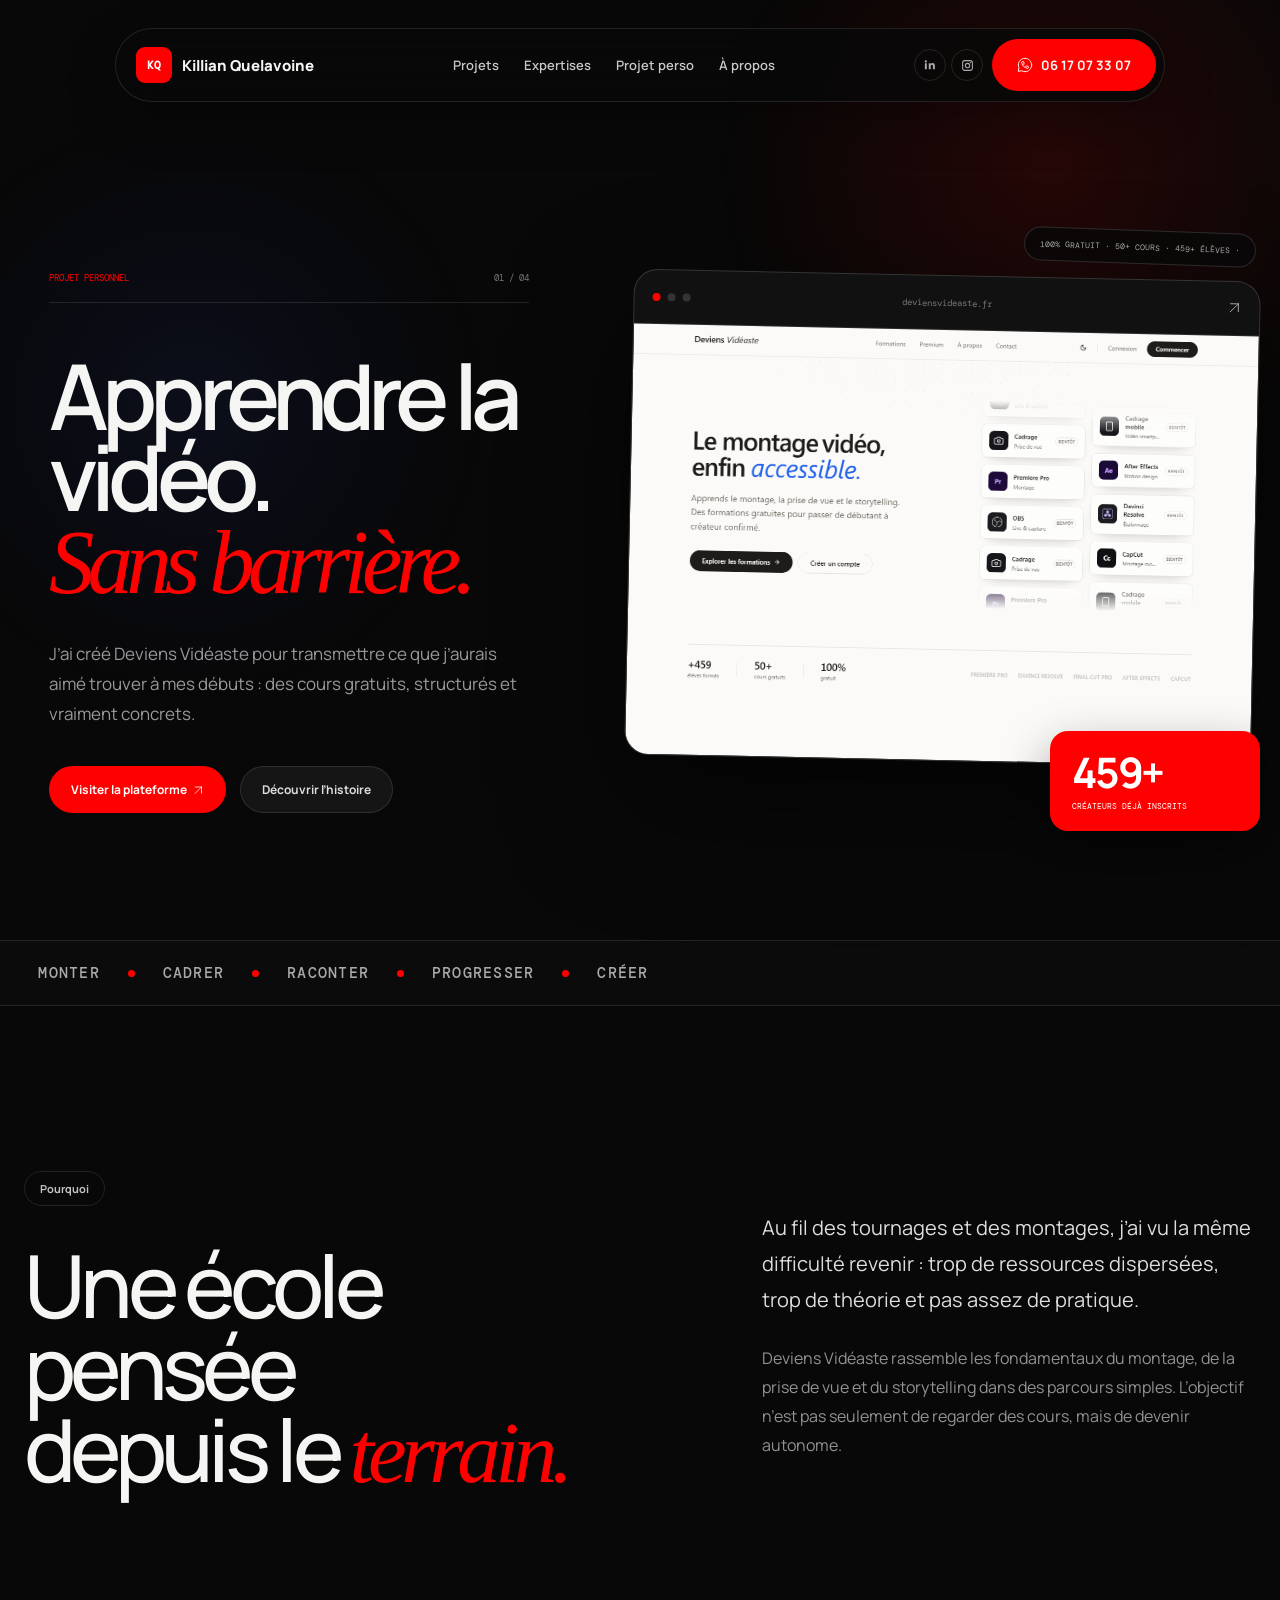
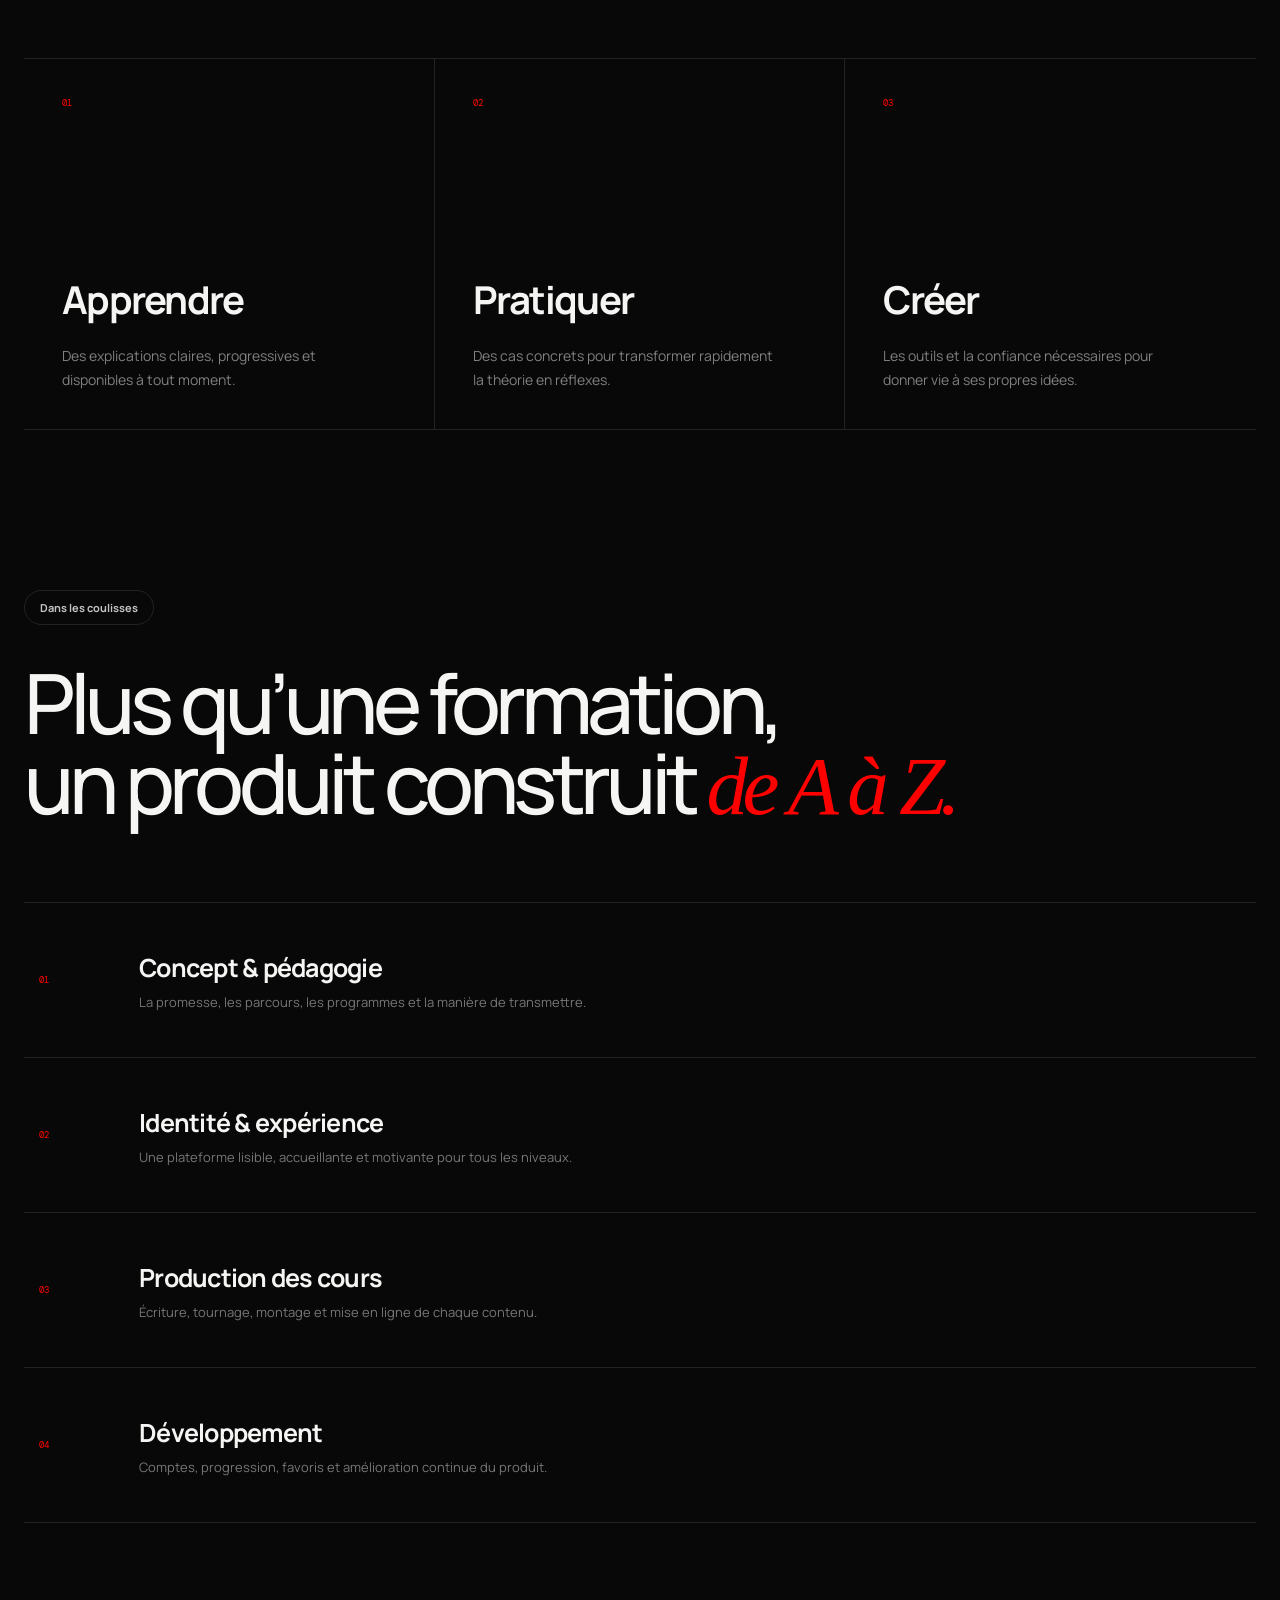
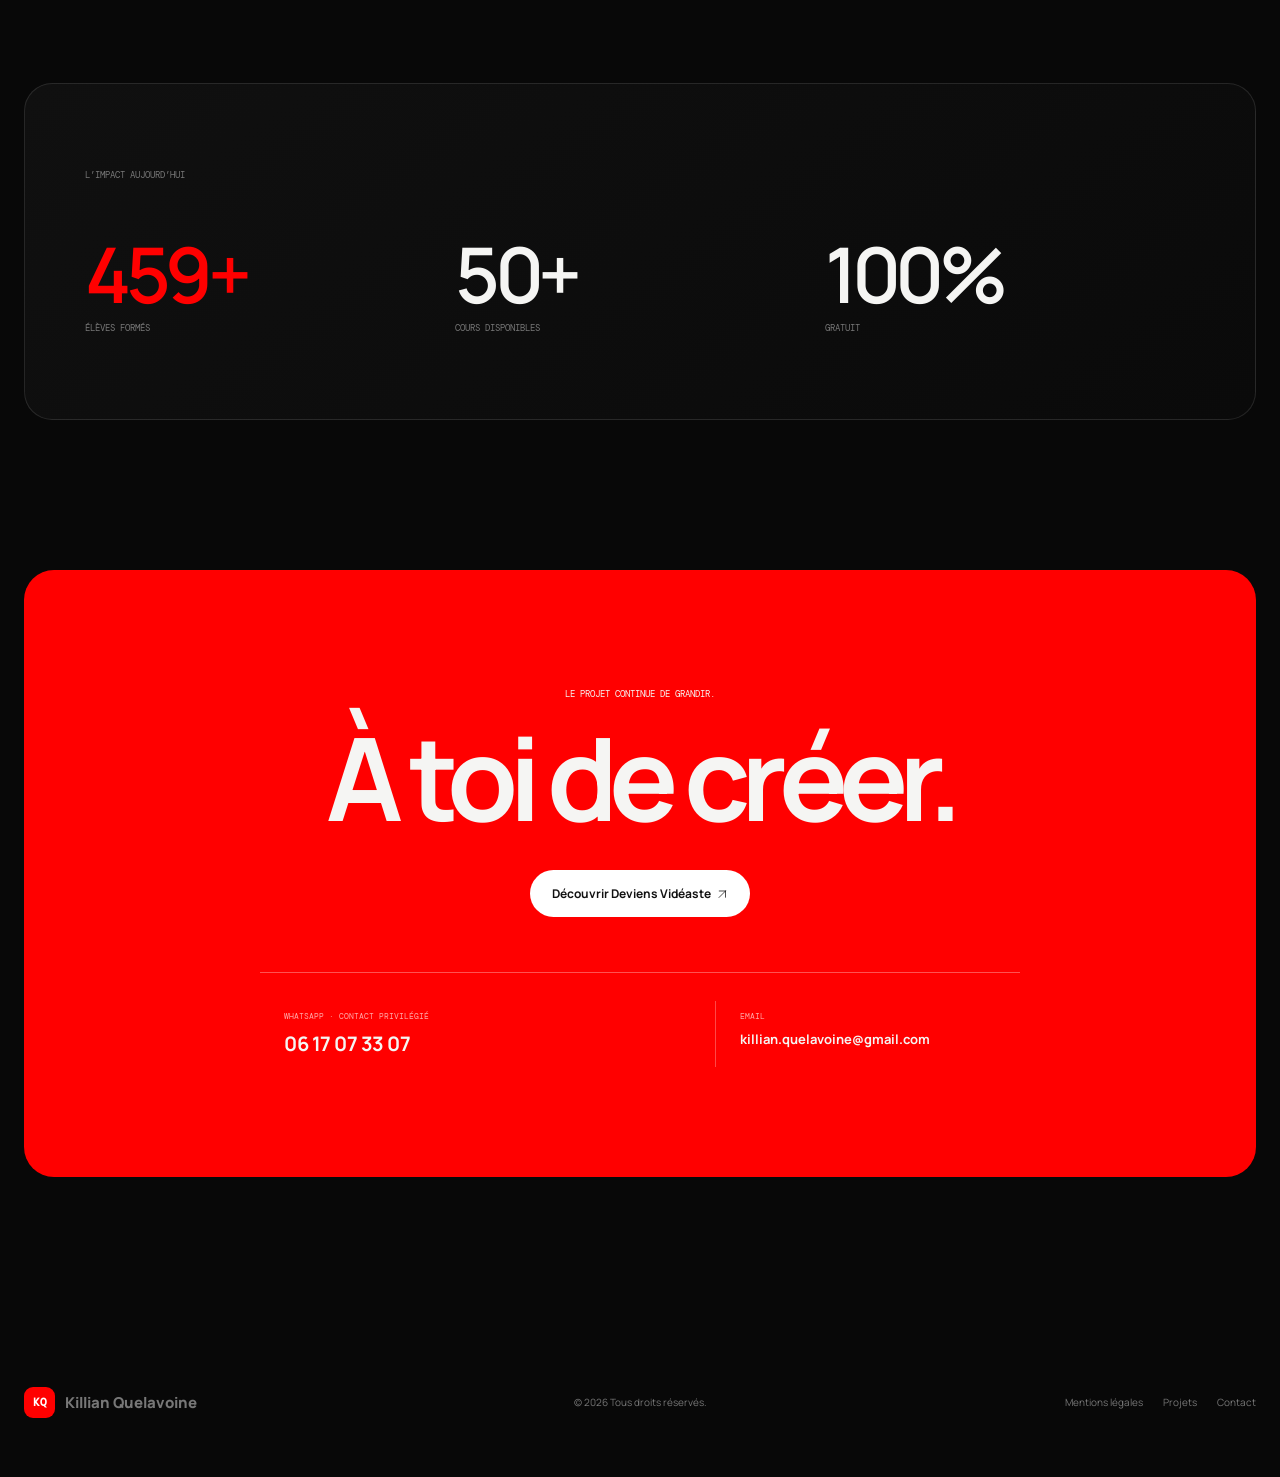
<file: deviens-videaste/index.html>
<!doctype html>
<html lang="fr">
  <head>
    <meta charset="UTF-8" />
    <meta name="viewport" content="width=device-width, initial-scale=1.0" />
    <meta name="description" content="Deviens Vidéaste, le projet personnel de Killian Quelavoine pour rendre l’apprentissage de la vidéo accessible à tous." />
    <meta name="theme-color" content="#070707" />
    <title>Deviens Vidéaste — Projet personnel de Killian Quelavoine</title>
    <link rel="icon" href="../assets/favicon.svg" type="image/svg+xml" />
    <link rel="preconnect" href="https://fonts.googleapis.com" />
    <link rel="preconnect" href="https://fonts.gstatic.com" crossorigin />
    <link href="https://fonts.googleapis.com/css2?family=DM+Mono:wght@400;500&family=Manrope:wght@400;500;600;700;800&display=swap" rel="stylesheet" />
    <link rel="stylesheet" href="../styles.css" />
    <script src="../script.js" defer></script>
  </head>
  <body class="landing-page dv-page">
    <a class="skip-link" href="#main">Aller au contenu</a>

    <header class="floating-nav">
      <a class="nav-brand" href="../" aria-label="Accueil"><span class="nav-logo">KQ</span><span>Killian Quelavoine</span></a>
      <nav aria-label="Navigation principale"><a href="../works/">Projets</a><a href="../#services">Expertises</a><a href="./">Projet perso</a><a href="../#about">À propos</a></nav>
      <div class="nav-actions"><div class="nav-socials" aria-label="Réseaux sociaux"><a href="https://www.linkedin.com/in/killianquelavoine/" target="_blank" rel="noreferrer" aria-label="LinkedIn"><svg viewBox="0 0 24 24" aria-hidden="true"><path d="M5.2 7.9H1.6V19h3.6V7.9ZM3.4 2.5a2.1 2.1 0 1 0 0 4.2 2.1 2.1 0 0 0 0-4.2ZM19.2 8.9c-.8-.9-1.9-1.4-3.4-1.4-1.6 0-2.8.7-3.5 1.8V7.9H8.8V19h3.6v-5.5c0-1.5.3-3 2.2-3 1.9 0 1.9 1.7 1.9 3.1V19h3.6v-6.1c0-1.7-.2-3-1-4Z"/></svg></a><a href="https://www.instagram.com/killianquelavoine/" target="_blank" rel="noreferrer" aria-label="Instagram"><svg viewBox="0 0 24 24" aria-hidden="true"><path d="M7.2 2h9.6A5.2 5.2 0 0 1 22 7.2v9.6a5.2 5.2 0 0 1-5.2 5.2H7.2A5.2 5.2 0 0 1 2 16.8V7.2A5.2 5.2 0 0 1 7.2 2Zm-.1 2A3.1 3.1 0 0 0 4 7.1v9.8A3.1 3.1 0 0 0 7.1 20h9.8a3.1 3.1 0 0 0 3.1-3.1V7.1A3.1 3.1 0 0 0 16.9 4H7.1Zm10.2 1.5a1.2 1.2 0 1 1 0 2.4 1.2 1.2 0 0 1 0-2.4ZM12 7a5 5 0 1 1 0 10 5 5 0 0 1 0-10Zm0 2a3 3 0 1 0 0 6 3 3 0 0 0 0-6Z"/></svg></a></div><a class="nav-cta" href="https://wa.me/33617073307?text=Bonjour%20Killian%2C%20je%20vous%20contacte%20depuis%20votre%20portfolio%20pour%20discuter%20d%E2%80%99un%20projet%20vid%C3%A9o." target="_blank" rel="noreferrer" aria-label="Contacter Killian sur WhatsApp"><svg class="icon" aria-hidden="true"><use href="../assets/iconoir.svg#whatsapp"></use></svg>06 17 07 33 07</a></div>
    </header>

    <main id="main">
      <section class="dv-hero creator-shell">
        <div class="dv-hero-copy reveal">
          <div class="dv-kicker"><span>Projet personnel</span><span>01 / 04</span></div>
          <h1>Apprendre la vidéo.<br /><em>Sans barrière.</em></h1>
          <p>J’ai créé Deviens Vidéaste pour transmettre ce que j’aurais aimé trouver à mes débuts : des cours gratuits, structurés et vraiment concrets.</p>
          <div class="creator-actions"><a class="pill-button pill-primary icon-link" href="https://deviensvideaste.fr/" target="_blank" rel="noreferrer">Visiter la plateforme <svg class="icon" aria-hidden="true"><use href="../assets/iconoir.svg#arrow-up-right"></use></svg></a><a class="pill-button pill-secondary" href="#histoire">Découvrir l’histoire</a></div>
        </div>
        <div class="dv-hero-visual reveal" data-delay="1">
          <span class="dv-orbit">100% GRATUIT · 50+ COURS · 459+ ÉLÈVES ·</span>
          <div class="dv-screen"><div class="browser-bar"><div><i></i><i></i><i></i></div><span>deviensvideaste.fr</span><b><svg class="icon" aria-hidden="true"><use href="../assets/iconoir.svg#arrow-up-right"></use></svg></b></div><img src="../assets/deviens-videaste-home.png" alt="Accueil de la plateforme Deviens Vidéaste" /></div>
          <div class="dv-number"><strong>459+</strong><span>créateurs déjà inscrits</span></div>
        </div>
      </section>

      <div class="dv-ticker" aria-hidden="true"><div><span>MONTER</span><i></i><span>CADRER</span><i></i><span>RACONTER</span><i></i><span>PROGRESSER</span><i></i><span>CRÉER</span></div></div>

      <section class="dv-story creator-shell" id="histoire">
        <div class="dv-story-title reveal"><span class="section-pill">Pourquoi</span><h2>Une école pensée<br />depuis le <em>terrain.</em></h2></div>
        <div class="dv-story-copy reveal"><p>Au fil des tournages et des montages, j’ai vu la même difficulté revenir : trop de ressources dispersées, trop de théorie et pas assez de pratique.</p><p>Deviens Vidéaste rassemble les fondamentaux du montage, de la prise de vue et du storytelling dans des parcours simples. L’objectif n’est pas seulement de regarder des cours, mais de devenir autonome.</p></div>
      </section>

      <section class="dv-principles creator-shell">
        <article class="reveal"><span>01</span><h3>Apprendre</h3><p>Des explications claires, progressives et disponibles à tout moment.</p></article>
        <article class="reveal"><span>02</span><h3>Pratiquer</h3><p>Des cas concrets pour transformer rapidement la théorie en réflexes.</p></article>
        <article class="reveal"><span>03</span><h3>Créer</h3><p>Les outils et la confiance nécessaires pour donner vie à ses propres idées.</p></article>
      </section>

      <section class="dv-built creator-shell">
        <header class="dv-built-heading reveal"><span class="section-pill">Dans les coulisses</span><h2>Plus qu’une formation,<br />un produit construit <em>de A à Z.</em></h2></header>
        <div class="dv-built-grid">
          <article class="reveal"><b>01</b><div><h3>Concept & pédagogie</h3><p>La promesse, les parcours, les programmes et la manière de transmettre.</p></div></article>
          <article class="reveal"><b>02</b><div><h3>Identité & expérience</h3><p>Une plateforme lisible, accueillante et motivante pour tous les niveaux.</p></div></article>
          <article class="reveal"><b>03</b><div><h3>Production des cours</h3><p>Écriture, tournage, montage et mise en ligne de chaque contenu.</p></div></article>
          <article class="reveal"><b>04</b><div><h3>Développement</h3><p>Comptes, progression, favoris et amélioration continue du produit.</p></div></article>
        </div>
      </section>

      <section class="dv-impact creator-shell reveal">
        <p>L’impact aujourd’hui</p>
        <div><span><strong>459+</strong>élèves formés</span><span><strong>50+</strong>cours disponibles</span><span><strong>100%</strong>gratuit</span></div>
      </section>

      <section class="dv-final creator-shell reveal">
        <span>Le projet continue de grandir.</span>
        <h2>À toi de créer.</h2>
        <a class="pill-button pill-primary icon-link" href="https://deviensvideaste.fr/" target="_blank" rel="noreferrer">Découvrir Deviens Vidéaste <svg class="icon" aria-hidden="true"><use href="../assets/iconoir.svg#arrow-up-right"></use></svg></a>
        <div class="dv-contact-direct"><a class="dv-phone" href="https://wa.me/33617073307?text=Bonjour%20Killian%2C%20je%20vous%20contacte%20depuis%20votre%20portfolio%20pour%20discuter%20d%E2%80%99un%20projet%20vid%C3%A9o." target="_blank" rel="noreferrer"><small>WhatsApp · contact privilégié</small><b>06 17 07 33 07</b></a><a href="mailto:killian.quelavoine@gmail.com"><small>Email</small><b>killian.quelavoine@gmail.com</b></a></div>
      </section>
    </main>

    <footer class="creator-footer creator-shell"><a class="nav-brand" href="../"><span class="nav-logo">KQ</span><span>Killian Quelavoine</span></a><p>© <span data-year></span> Tous droits réservés.</p><div><a href="../mentions-legales/">Mentions légales</a><a href="../works/">Projets</a><a href="../#contact">Contact</a></div></footer>
  </body>
</html>
</file>
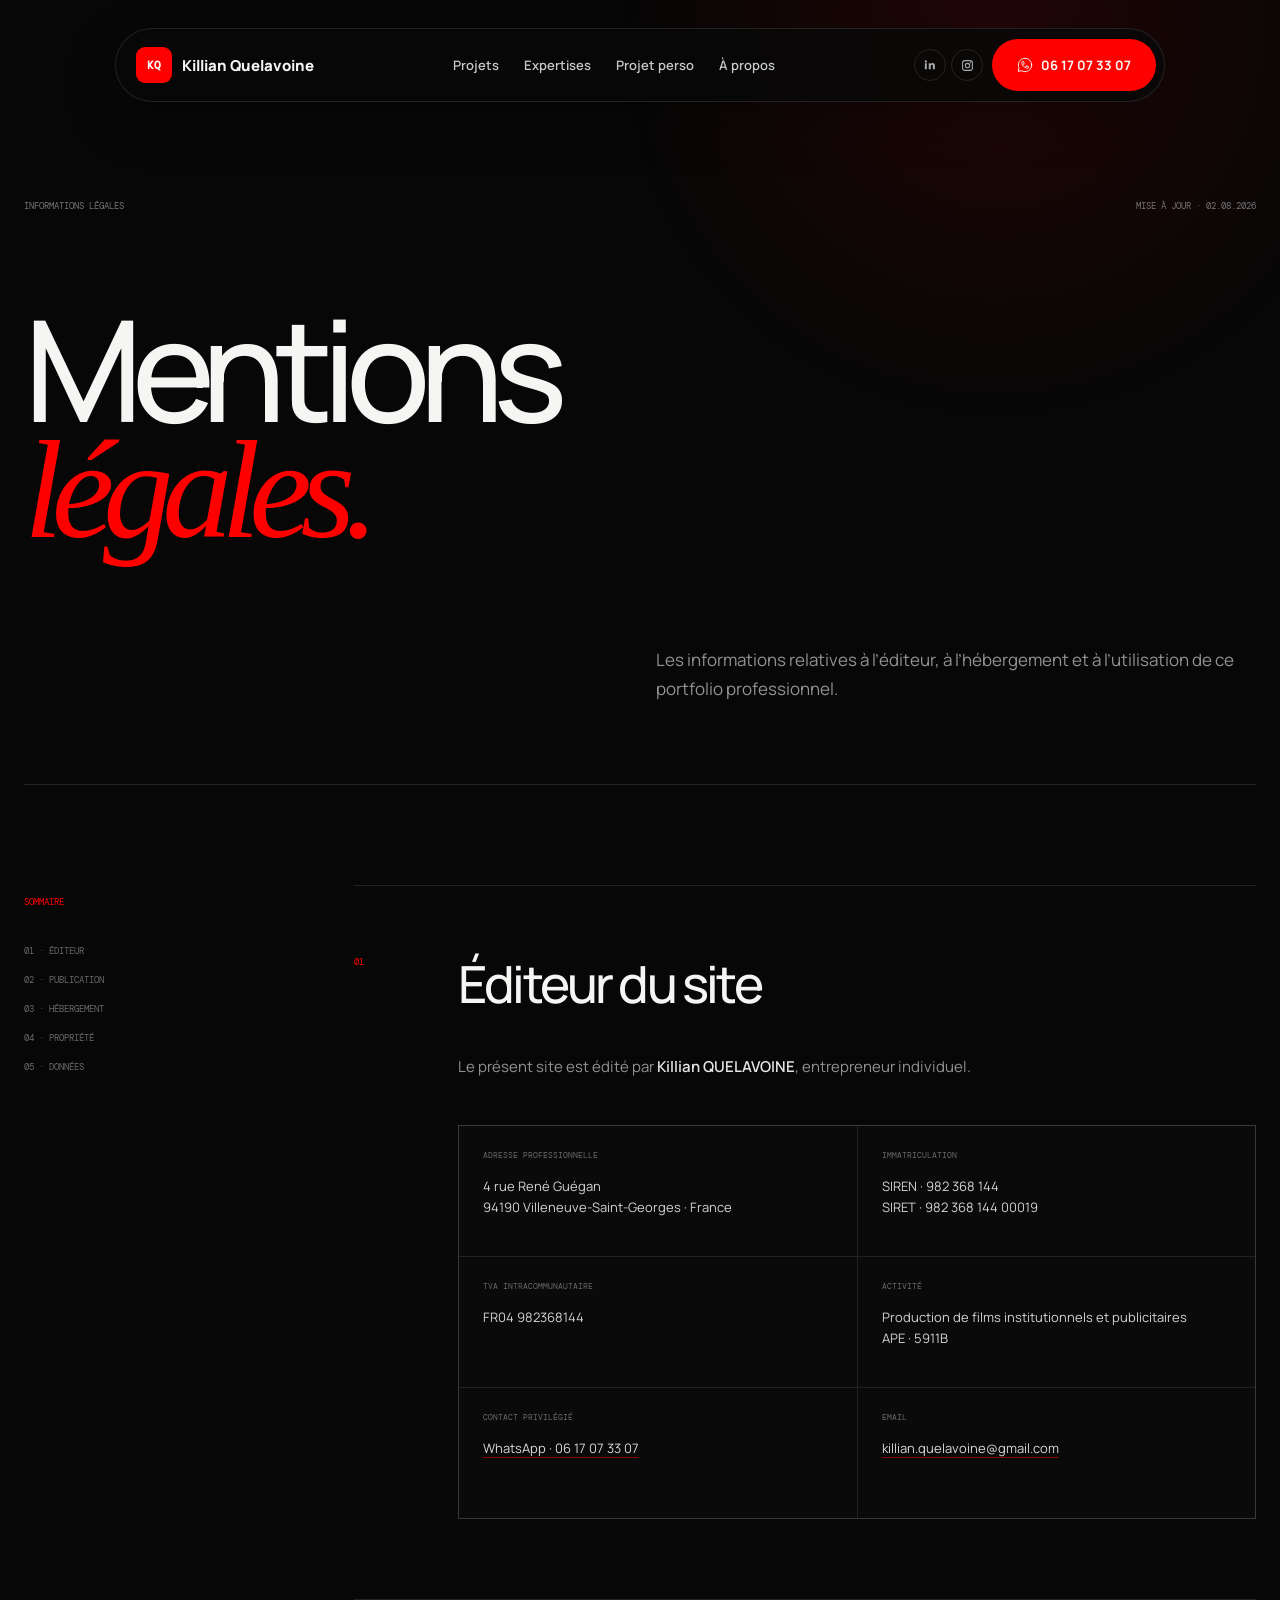
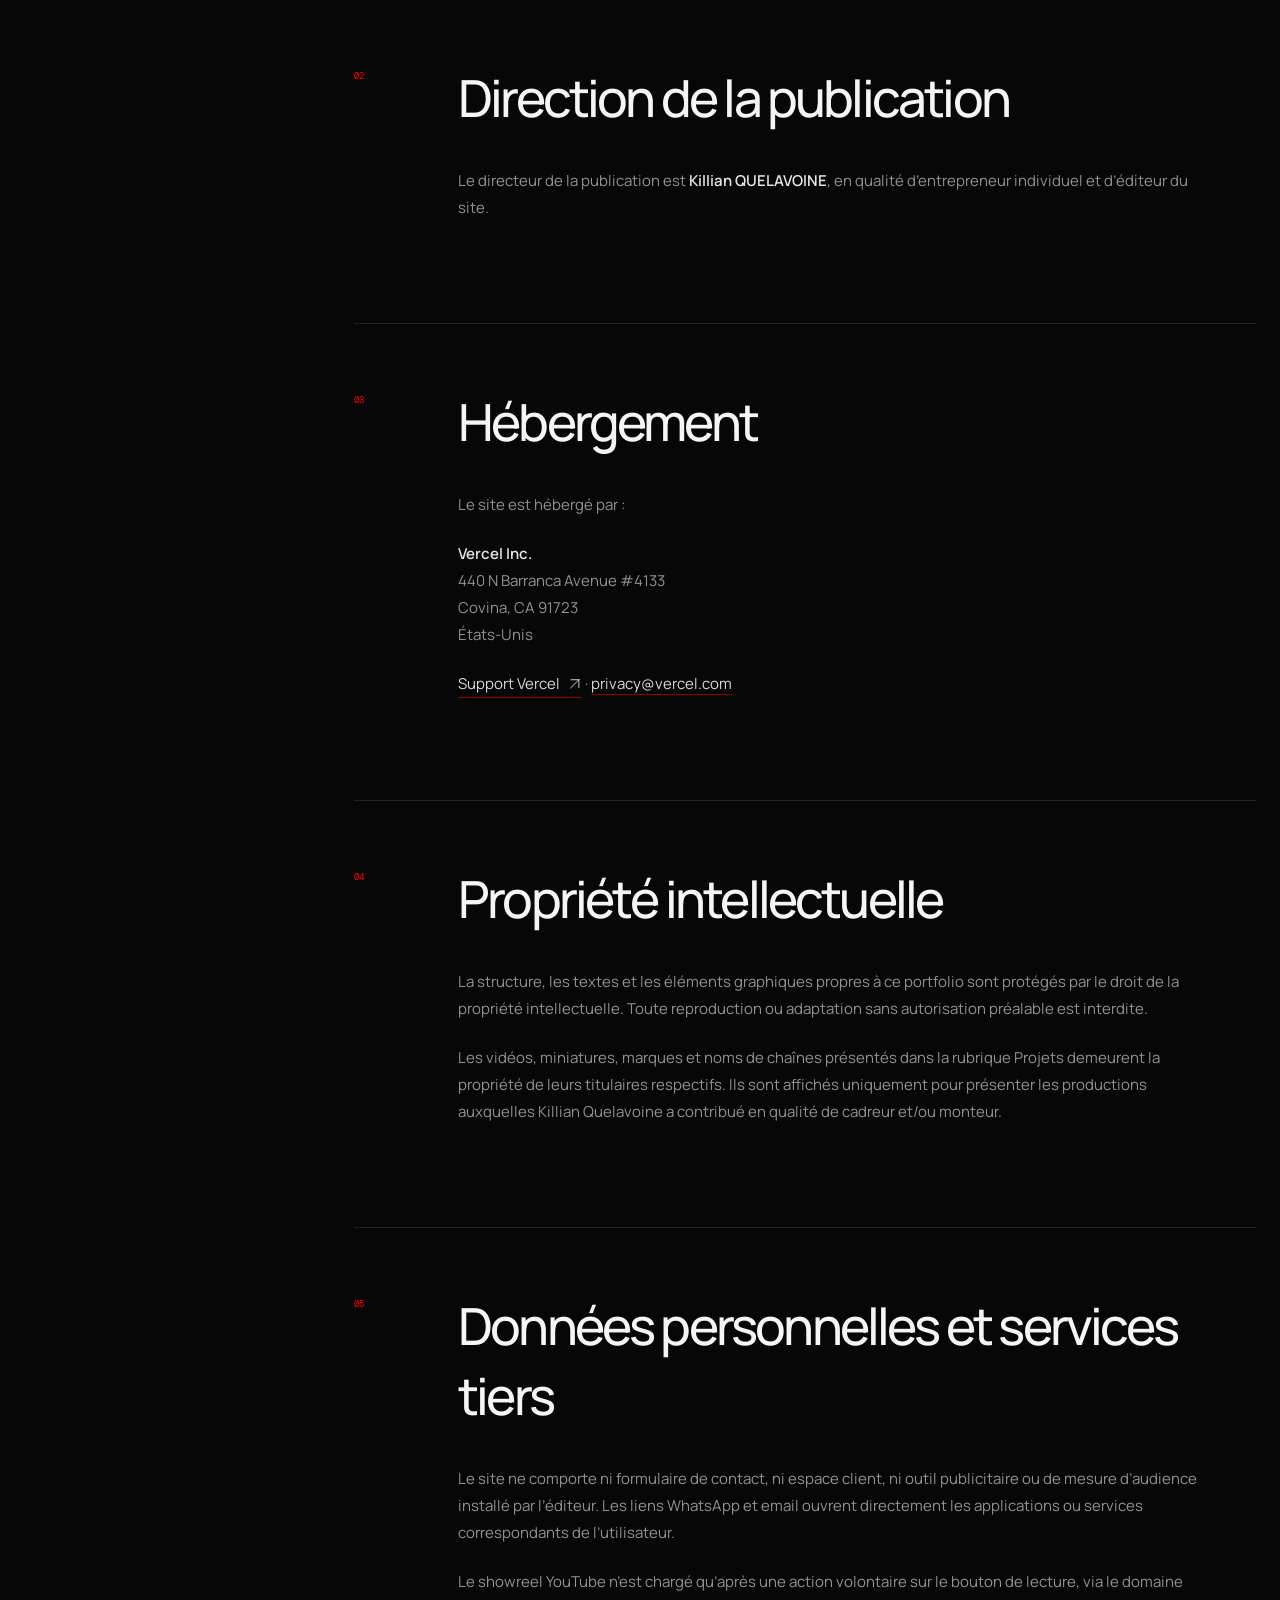
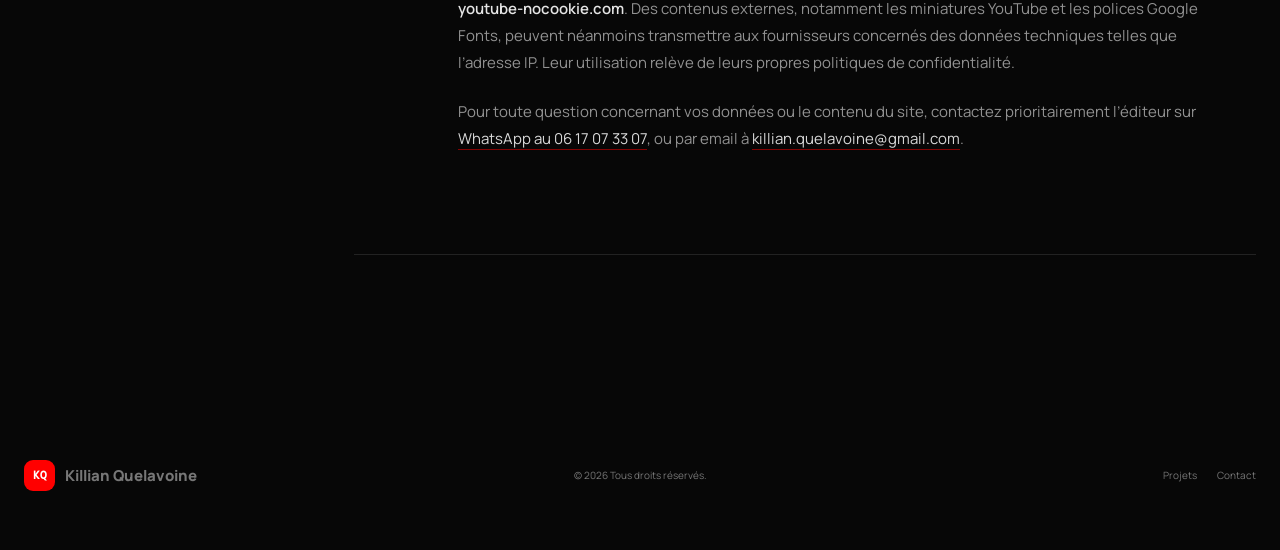
<file: mentions-legales/index.html>
<!doctype html>
<html lang="fr">
  <head>
    <meta charset="UTF-8" />
    <meta name="viewport" content="width=device-width, initial-scale=1.0" />
    <meta name="description" content="Mentions légales du portfolio professionnel de Killian Quelavoine." />
    <meta name="theme-color" content="#070707" />
    <title>Mentions légales — Killian Quelavoine</title>
    <link rel="icon" href="../assets/favicon.svg" type="image/svg+xml" />
    <link rel="preconnect" href="https://fonts.googleapis.com" />
    <link rel="preconnect" href="https://fonts.gstatic.com" crossorigin />
    <link href="https://fonts.googleapis.com/css2?family=DM+Mono:wght@400;500&family=Manrope:wght@400;500;600;700;800&display=swap" rel="stylesheet" />
    <link rel="stylesheet" href="../styles.css" />
    <script src="../script.js" defer></script>
  </head>
  <body class="landing-page legal-page">
    <a class="skip-link" href="#main">Aller au contenu</a>

    <header class="floating-nav">
      <a class="nav-brand" href="../" aria-label="Accueil"><span class="nav-logo">KQ</span><span>Killian Quelavoine</span></a>
      <nav aria-label="Navigation principale"><a href="../works/">Projets</a><a href="../#services">Expertises</a><a href="../deviens-videaste/">Projet perso</a><a href="../#about">À propos</a></nav>
      <div class="nav-actions"><div class="nav-socials" aria-label="Réseaux sociaux"><a href="https://www.linkedin.com/in/killianquelavoine/" target="_blank" rel="noreferrer" aria-label="LinkedIn"><svg viewBox="0 0 24 24" aria-hidden="true"><path d="M5.2 7.9H1.6V19h3.6V7.9ZM3.4 2.5a2.1 2.1 0 1 0 0 4.2 2.1 2.1 0 0 0 0-4.2ZM19.2 8.9c-.8-.9-1.9-1.4-3.4-1.4-1.6 0-2.8.7-3.5 1.8V7.9H8.8V19h3.6v-5.5c0-1.5.3-3 2.2-3 1.9 0 1.9 1.7 1.9 3.1V19h3.6v-6.1c0-1.7-.2-3-1-4Z"/></svg></a><a href="https://www.instagram.com/killianquelavoine/" target="_blank" rel="noreferrer" aria-label="Instagram"><svg viewBox="0 0 24 24" aria-hidden="true"><path d="M7.2 2h9.6A5.2 5.2 0 0 1 22 7.2v9.6a5.2 5.2 0 0 1-5.2 5.2H7.2A5.2 5.2 0 0 1 2 16.8V7.2A5.2 5.2 0 0 1 7.2 2Zm-.1 2A3.1 3.1 0 0 0 4 7.1v9.8A3.1 3.1 0 0 0 7.1 20h9.8a3.1 3.1 0 0 0 3.1-3.1V7.1A3.1 3.1 0 0 0 16.9 4H7.1Zm10.2 1.5a1.2 1.2 0 1 1 0 2.4 1.2 1.2 0 0 1 0-2.4ZM12 7a5 5 0 1 1 0 10 5 5 0 0 1 0-10Zm0 2a3 3 0 1 0 0 6 3 3 0 0 0 0-6Z"/></svg></a></div><a class="nav-cta" href="https://wa.me/33617073307?text=Bonjour%20Killian%2C%20je%20vous%20contacte%20depuis%20votre%20portfolio%20pour%20discuter%20d%E2%80%99un%20projet%20vid%C3%A9o." target="_blank" rel="noreferrer" aria-label="Contacter Killian sur WhatsApp"><svg class="icon" aria-hidden="true"><use href="../assets/iconoir.svg#whatsapp"></use></svg>06 17 07 33 07</a></div>
    </header>

    <main id="main" class="legal-main creator-shell">
      <header class="legal-hero">
        <div><span>Informations légales</span><time datetime="2026-08-02">Mise à jour · 02.08.2026</time></div>
        <h1>Mentions<br /><em>légales.</em></h1>
        <p>Les informations relatives à l’éditeur, à l’hébergement et à l’utilisation de ce portfolio professionnel.</p>
      </header>

      <div class="legal-content">
        <aside aria-label="Sommaire"><span>Sommaire</span><a href="#editeur">01 · Éditeur</a><a href="#publication">02 · Publication</a><a href="#hebergement">03 · Hébergement</a><a href="#propriete">04 · Propriété</a><a href="#donnees">05 · Données</a></aside>
        <div class="legal-sections">
          <section id="editeur">
            <span>01</span><div><h2>Éditeur du site</h2><p>Le présent site est édité par <strong>Killian QUELAVOINE</strong>, entrepreneur individuel.</p><dl><div><dt>Adresse professionnelle</dt><dd>4 rue René Guégan<br />94190 Villeneuve-Saint-Georges · France</dd></div><div><dt>Immatriculation</dt><dd>SIREN · 982 368 144<br />SIRET · 982 368 144 00019</dd></div><div><dt>TVA intracommunautaire</dt><dd>FR04 982368144</dd></div><div><dt>Activité</dt><dd>Production de films institutionnels et publicitaires<br />APE · 5911B</dd></div><div><dt>Contact privilégié</dt><dd><a href="https://wa.me/33617073307?text=Bonjour%20Killian%2C%20je%20vous%20contacte%20depuis%20votre%20portfolio." target="_blank" rel="noreferrer">WhatsApp · 06 17 07 33 07</a></dd></div><div><dt>Email</dt><dd><a href="mailto:killian.quelavoine@gmail.com">killian.quelavoine@gmail.com</a></dd></div></dl></div>
          </section>

          <section id="publication">
            <span>02</span><div><h2>Direction de la publication</h2><p>Le directeur de la publication est <strong>Killian QUELAVOINE</strong>, en qualité d’entrepreneur individuel et d’éditeur du site.</p></div>
          </section>

          <section id="hebergement">
            <span>03</span><div><h2>Hébergement</h2><p>Le site est hébergé par :</p><address><strong>Vercel Inc.</strong><br />440 N Barranca Avenue #4133<br />Covina, CA 91723<br />États-Unis</address><p><a class="icon-link" href="https://vercel.com/help" target="_blank" rel="noreferrer">Support Vercel <svg class="icon" aria-hidden="true"><use href="../assets/iconoir.svg#arrow-up-right"></use></svg></a> · <a href="mailto:privacy@vercel.com">privacy@vercel.com</a></p></div>
          </section>

          <section id="propriete">
            <span>04</span><div><h2>Propriété intellectuelle</h2><p>La structure, les textes et les éléments graphiques propres à ce portfolio sont protégés par le droit de la propriété intellectuelle. Toute reproduction ou adaptation sans autorisation préalable est interdite.</p><p>Les vidéos, miniatures, marques et noms de chaînes présentés dans la rubrique Projets demeurent la propriété de leurs titulaires respectifs. Ils sont affichés uniquement pour présenter les productions auxquelles Killian Quelavoine a contribué en qualité de cadreur et/ou monteur.</p></div>
          </section>

          <section id="donnees">
            <span>05</span><div><h2>Données personnelles et services tiers</h2><p>Le site ne comporte ni formulaire de contact, ni espace client, ni outil publicitaire ou de mesure d’audience installé par l’éditeur. Les liens WhatsApp et email ouvrent directement les applications ou services correspondants de l’utilisateur.</p><p>Le showreel YouTube n’est chargé qu’après une action volontaire sur le bouton de lecture, via le domaine <strong>youtube-nocookie.com</strong>. Des contenus externes, notamment les miniatures YouTube et les polices Google Fonts, peuvent néanmoins transmettre aux fournisseurs concernés des données techniques telles que l’adresse IP. Leur utilisation relève de leurs propres politiques de confidentialité.</p><p>Pour toute question concernant vos données ou le contenu du site, contactez prioritairement l’éditeur sur <a href="https://wa.me/33617073307?text=Bonjour%20Killian%2C%20je%20vous%20contacte%20depuis%20votre%20portfolio." target="_blank" rel="noreferrer">WhatsApp au 06 17 07 33 07</a>, ou par email à <a href="mailto:killian.quelavoine@gmail.com">killian.quelavoine@gmail.com</a>.</p></div>
          </section>
        </div>
      </div>
    </main>

    <footer class="creator-footer creator-shell"><a class="nav-brand" href="../"><span class="nav-logo">KQ</span><span>Killian Quelavoine</span></a><p>© <span data-year></span> Tous droits réservés.</p><div><a href="../works/">Projets</a><a href="../#contact">Contact</a></div></footer>
  </body>
</html>
</file>
<file: styles.css>
:root {
  --black: #070707;
  --panel: #0d0d0d;
  --panel-2: #111;
  --white: #f5f5f3;
  --gray: #9a9a9a;
  --line: rgba(255,255,255,.11);
  --red: #ff0000;
  --red-dark: #4a0000;
  --sans: "Manrope", Arial, sans-serif;
  --mono: "DM Mono", monospace;
  --creator-shell: min(1320px, calc(100vw - 48px));
}

* { box-sizing: border-box; }
html { scroll-behavior: smooth; }
body { margin: 0; overflow-x: hidden; font-family: var(--sans); -webkit-font-smoothing: antialiased; }
.icon { width: 1em; height: 1em; flex: 0 0 auto; overflow: visible; vertical-align: -.14em; }
.icon-link { display: inline-flex; align-items: center; gap: .45em; }
a { color: inherit; text-decoration: none; }
img { display: block; width: 100%; }
button { font: inherit; }
.skip-link { position: fixed; top: -80px; left: 20px; z-index: 99; padding: 12px 16px; background: white; color: black; }
.skip-link:focus { top: 20px; }

/* Landing — CreatorCut direction */
.landing-page { background: var(--black); color: var(--white); }
.creator-shell { width: var(--creator-shell); margin-inline: auto; }
.floating-nav { position: absolute; z-index: 10; top: 28px; left: 50%; transform: translateX(-50%); width: min(1050px, calc(100vw - 40px)); height: 74px; display: grid; grid-template-columns: auto 1fr auto; align-items: center; gap: 22px; padding: 8px 8px 8px 20px; border: 1px solid var(--line); border-radius: 42px; background: rgba(8,8,8,.88); backdrop-filter: blur(18px); box-shadow: 0 18px 50px rgba(0,0,0,.25); }
.nav-brand { display: flex; align-items: center; gap: 10px; width: max-content; font-size: 15px; font-weight: 800; }
.nav-logo { display: grid; place-items: center; width: 36px; height: 36px; border-radius: 9px; background: var(--red); color: white; font: 700 11px var(--mono); }
.floating-nav nav { justify-self: center; display: flex; gap: 25px; font-size: 13px; font-weight: 600; }
.floating-nav nav a { color: #c8c8c8; transition: color .2s; }
.floating-nav nav a:hover { color: white; }
.nav-actions { justify-self: end; display: flex; align-items: center; gap: 9px; }
.nav-socials { display: flex; gap: 5px; }
.nav-socials a { display: grid; place-items: center; width: 32px; height: 32px; border: 1px solid var(--line); border-radius: 50%; color: #aaa; font: 500 9px var(--mono); text-transform: lowercase; transition: color .2s, border-color .2s, background .2s; }
.nav-socials a:hover { border-color: rgba(255,255,255,.28); background: #171717; color: white; }
.nav-socials svg { width: 13px; height: 13px; fill: currentColor; }
.nav-cta { display: inline-flex; align-items: center; gap: 8px; padding: 17px 25px; border-radius: 30px; background: var(--red); font-size: 13px; font-weight: 700; transition: transform .2s, background .2s; }
.nav-cta .icon { width: 16px; height: 16px; }
.nav-cta:hover { transform: translateY(-1px); background: #ff2828; }

.creator-hero { position: relative; min-height: 900px; overflow: hidden; padding: 185px 0 110px; isolation: isolate; }
.creator-hero::before { content: ""; position: absolute; z-index: 1; inset: 0; pointer-events: none; background: linear-gradient(90deg, rgba(7,7,7,.9) 0%, rgba(7,7,7,.7) 31%, rgba(7,7,7,.22) 66%, rgba(7,7,7,.54) 100%), linear-gradient(0deg, var(--black), transparent 24%); }
.hero-motion { position: absolute; z-index: 0; inset: 0; overflow: hidden; pointer-events: none; background: radial-gradient(circle at 76% 42%, #2b0c0a 0%, #100909 27%, #070707 63%); }
.hero-motion::after { content: ""; position: absolute; inset: 0; opacity: .16; background: repeating-linear-gradient(0deg, transparent 0 3px, rgba(255,255,255,.035) 4px); mix-blend-mode: soft-light; }
.hero-motion-grid { position: absolute; width: 120%; height: 120%; left: 26%; top: 36%; background-image: linear-gradient(rgba(255,73,58,.13) 1px, transparent 1px), linear-gradient(90deg, rgba(255,73,58,.13) 1px, transparent 1px); background-size: 72px 72px; -webkit-mask-image: linear-gradient(to bottom, rgba(0,0,0,.9), transparent 72%); mask-image: linear-gradient(to bottom, rgba(0,0,0,.9), transparent 72%); transform: perspective(560px) rotateX(65deg) rotateZ(-8deg) translate3d(0,0,0); transform-origin: center top; animation: hero-grid-drift 15s linear infinite; }
.hero-orbit { position: absolute; display: block; border: 1px solid rgba(255,0,0,.23); border-radius: 50%; box-shadow: inset 0 0 70px rgba(255,0,0,.035), 0 0 50px rgba(255,0,0,.04); }
.hero-orbit::before, .hero-orbit::after { content: ""; position: absolute; width: 8px; height: 8px; border-radius: 50%; background: #ff0000; box-shadow: 0 0 18px rgba(255,0,0,.85); }
.hero-orbit-one { width: 680px; height: 680px; right: -70px; top: 60px; animation: hero-orbit-spin 22s linear infinite; }
.hero-orbit-one::before { top: 16%; left: 8%; }
.hero-orbit-one::after { right: 4%; bottom: 28%; }
.hero-orbit-two { width: 430px; height: 430px; right: 190px; top: 180px; border-color: rgba(255,255,255,.09); animation: hero-orbit-spin-reverse 17s linear infinite; }
.hero-orbit-two::before { top: 50%; left: -4px; width: 5px; height: 5px; }
.hero-orbit-two::after { right: 10%; top: 12%; width: 5px; height: 5px; }
.hero-beam { position: absolute; display: block; width: 820px; height: 2px; border-radius: 50%; background: linear-gradient(90deg, transparent, rgba(255,0,0,.18) 20%, rgba(255,38,38,.95) 56%, transparent); filter: blur(.4px); box-shadow: 0 0 30px rgba(255,0,0,.7), 0 0 90px rgba(255,0,0,.25); transform-origin: center; }
.hero-beam-one { right: -120px; top: 310px; transform: rotate(-18deg); animation: hero-beam-one 7s ease-in-out infinite alternate; }
.hero-beam-two { right: -60px; bottom: 180px; opacity: .55; transform: rotate(13deg); animation: hero-beam-two 9s ease-in-out infinite alternate; }
.hero-pulse { position: absolute; right: 20%; top: 41%; width: 180px; height: 180px; border-radius: 50%; background: rgba(255,0,0,.2); filter: blur(55px); animation: hero-pulse 4.5s ease-in-out infinite; }
.hero-filmstrip { position: absolute; left: -18vw; top: 145px; width: 140vw; overflow: hidden; padding: 18px 0; border-block: 1px solid rgba(255,255,255,.12); opacity: .5; transform: rotate(-5deg); -webkit-mask-image: linear-gradient(90deg, transparent, #000 9%, #000 91%, transparent); mask-image: linear-gradient(90deg, transparent, #000 9%, #000 91%, transparent); }
.hero-filmstrip::before, .hero-filmstrip::after { content: ""; position: absolute; z-index: 2; left: 0; width: 100%; height: 7px; background: repeating-linear-gradient(90deg, rgba(255,255,255,.32) 0 13px, transparent 13px 25px); }
.hero-filmstrip::before { top: 4px; }
.hero-filmstrip::after { bottom: 4px; }
.hero-filmstrip > div { width: max-content; display: flex; gap: 10px; animation: hero-film-roll 19s linear infinite alternate; }
.hero-filmstrip span { width: 195px; height: 112px; flex: 0 0 auto; border: 1px solid rgba(255,255,255,.2); background-image: linear-gradient(rgba(255,0,0,.12), rgba(5,5,5,.25)), var(--shot); background-position: center; background-size: cover; filter: saturate(.45) contrast(1.08) brightness(.72); }
.hero-edit-timeline { position: absolute; left: 5%; bottom: 72px; width: 90%; padding: 15px 18px 18px; border: 1px solid rgba(255,255,255,.12); border-radius: 14px; background: rgba(7,7,7,.72); box-shadow: 0 20px 60px rgba(0,0,0,.45); opacity: .66; transform: rotate(1deg); backdrop-filter: blur(8px); }
.hero-edit-timeline time { display: block; margin-bottom: 11px; color: rgba(255,255,255,.58); font: 9px var(--mono); text-align: right; }
.hero-edit-timeline > div { position: relative; display: grid; grid-template-columns: 1.2fr .65fr 1.45fr .8fr; gap: 5px; height: 31px; padding-block: 5px; border-block: 1px solid rgba(255,255,255,.08); }
.hero-edit-timeline span { border-radius: 3px; background: linear-gradient(90deg, #80251f, #d93d32); }
.hero-edit-timeline span:nth-child(2) { background: linear-gradient(90deg, #443133, #765254); }
.hero-edit-timeline span:nth-child(3) { background: linear-gradient(90deg, #8a0000, #ff2828); }
.hero-edit-timeline span:nth-child(4) { background: linear-gradient(90deg, #332426, #6a3b3e); }
.hero-edit-timeline i { position: absolute; top: -9px; left: 58%; width: 1px; height: 48px; background: white; box-shadow: 0 0 10px rgba(255,255,255,.7); animation: hero-playhead 6s ease-in-out infinite alternate; }
.hero-edit-timeline i::before { content: ""; position: absolute; top: 0; left: -4px; border: 4px solid transparent; border-top-color: white; }
@keyframes hero-grid-drift { from { background-position: 0 0, 0 0; } to { background-position: 0 72px, 72px 0; } }
@keyframes hero-orbit-spin { to { transform: rotate(360deg); } }
@keyframes hero-orbit-spin-reverse { to { transform: rotate(-360deg); } }
@keyframes hero-beam-one { from { translate: -4% -20px; opacity: .35; } to { translate: 5% 25px; opacity: .9; } }
@keyframes hero-beam-two { from { translate: 4% 16px; } to { translate: -7% -22px; } }
@keyframes hero-pulse { 0%,100% { scale: .75; opacity: .38; } 50% { scale: 1.35; opacity: .72; } }
@keyframes hero-film-roll { from { transform: translateX(-30px); } to { transform: translateX(-260px); } }
@keyframes hero-playhead { from { left: 8%; } to { left: 91%; } }
.hero-layout { position: relative; z-index: 2; display: grid; grid-template-columns: .9fr 1.1fr; gap: 95px; align-items: center; min-height: 620px; }
.creator-copy { padding-left: 30px; }
.availability { display: inline-flex; align-items: center; gap: 9px; margin-bottom: 45px; padding: 10px 14px; border: 1px solid var(--line); border-radius: 24px; background: rgba(10,10,10,.5); color: #cbcbcb; font-size: 12px; font-weight: 600; }
.availability span { width: 8px; height: 8px; border-radius: 50%; background: #53d56e; box-shadow: 0 0 0 6px rgba(83,213,110,.11); }
.creator-copy h1 { max-width: 610px; margin: 0; font-size: clamp(52px, 5vw, 76px); line-height: 1.08; letter-spacing: -.055em; font-weight: 500; }
.creator-copy h1 > span { display: block; }
.creator-copy h1 strong { font-weight: 700; }
.creator-copy > p { max-width: 570px; margin: 29px 0 0; color: #aaa; font-size: 17px; line-height: 1.65; }
.creator-actions { display: flex; gap: 14px; margin-top: 38px; }
.pill-button { display: inline-flex; align-items: center; justify-content: center; width: max-content; padding: 14px 21px; border: 1px solid transparent; border-radius: 28px; font-size: 12px; font-weight: 700; transition: transform .2s, background .2s, border-color .2s; }
.pill-button:hover { transform: translateY(-2px); }
.pill-primary { background: var(--red); color: white; }
.pill-primary:hover { background: #ff2828; }
.pill-secondary { border-color: var(--line); background: #151515; color: #ddd; }
.pill-secondary:hover { border-color: rgba(255,255,255,.24); background: #1b1b1b; }
.creator-proof { display: flex; align-items: center; gap: 22px; margin-top: 45px; }
.proof-bubbles { display: flex; padding-left: 10px; }
.proof-bubbles span { display: grid; place-items: center; width: 39px; height: 39px; margin-left: -10px; border: 2px solid var(--black); border-radius: 50%; background: linear-gradient(145deg, #6a312d, #1b1413); color: white; font: 10px var(--mono); }
.proof-bubbles span:last-child { background: white; color: black; font-size: 12px; }
.proof-stars { color: #ffd930; font-size: 12px; letter-spacing: 2px; }
.creator-proof p { margin: 5px 0 0; color: #d3d3d3; font-size: 12px; font-weight: 600; }

.reel-wrap { position: relative; max-width: 700px; padding: 11px; border: 1px solid rgba(255,255,255,.08); border-radius: 30px; background: linear-gradient(135deg, rgba(255,0,0,.34), rgba(255,255,255,.03) 38%, rgba(255,0,0,.18)); box-shadow: 0 28px 90px rgba(0,0,0,.48); }
.reel-pin { position: absolute; z-index: 4; top: 18px; left: 22px; display: grid; place-items: center; width: 38px; height: 38px; border-radius: 11px; background: rgba(12,12,12,.68); backdrop-filter: blur(10px); color: #aaa; }
.reel-pin .icon { width: 19px; height: 19px; }
.reel-card { position: relative; overflow: hidden; aspect-ratio: 16/9; border-radius: 22px; background: #111; }
.reel-card iframe { width: 100%; height: 100%; border: 0; }
.video-poster { width: 100%; height: 100%; object-fit: cover; filter: saturate(.8) brightness(.65); transition: transform .65s, filter .35s; }
.video-launch { cursor: pointer; position: absolute; inset: 0; display: flex; flex-direction: column; align-items: center; justify-content: center; gap: 12px; border: 0; background: transparent; color: white; font: 10px var(--mono); text-transform: uppercase; }
.video-launch-icon { display: grid; place-items: center; width: 64px; height: 64px; border-radius: 50%; background: var(--red); box-shadow: 0 12px 42px rgba(0,0,0,.4); transition: transform .25s; }
.video-launch-icon .icon { width: 27px; height: 27px; margin-left: 3px; }
.video-launch:hover .video-launch-icon { transform: scale(1.08); }
.reel-card:hover .video-poster { transform: scale(1.018); filter: saturate(1) brightness(.76); }
.reel-label { display: flex; justify-content: space-between; padding: 13px 8px 2px; color: #aaa; font: 9px var(--mono); text-transform: uppercase; }

.performance-strip { display: grid; grid-template-columns: .72fr repeat(3, 1fr); border-block: 1px solid var(--line); }
.performance-strip > * { min-height: 190px; padding: 34px; }
.performance-label { display: flex; flex-direction: column; justify-content: space-between; border-right: 1px solid var(--line); color: #777; font: 9px var(--mono); text-transform: uppercase; }
.performance-label i { width: 42px; height: 1px; background: var(--red); }
.performance-strip article { display: flex; flex-direction: column; justify-content: space-between; border-right: 1px solid var(--line); }
.performance-strip article:last-child { border-right: 0; }
.performance-strip strong { color: var(--white); font-size: clamp(46px, 5vw, 74px); line-height: 1; letter-spacing: -.07em; }
.performance-strip article:first-of-type strong { color: var(--red); }
.performance-strip p { margin: 22px 0 0; color: #777; font: 9px/1.55 var(--mono); text-transform: uppercase; }

/* Impact, presented as an editorial statement rather than a dashboard. */
.performance-story { display: grid; grid-template-columns: .3fr 1.2fr .35fr; gap: 70px; align-items: end; padding: 125px 0; border-block: 1px solid var(--line); }
.performance-story-label { min-height: 235px; display: flex; flex-direction: column; justify-content: space-between; color: #777; font: 9px var(--mono); text-transform: uppercase; }
.performance-story h2 { max-width: 900px; margin: 0; font-size: clamp(52px, 6.8vw, 98px); line-height: .94; letter-spacing: -.065em; font-weight: 500; }
.performance-story h2 em { color: var(--red); font-family: Georgia, serif; font-weight: 400; }
.performance-story aside { min-height: 235px; display: flex; flex-direction: column; justify-content: flex-end; padding-left: 30px; border-left: 1px solid var(--line); }
.performance-story aside span, .performance-story aside small { color: #777; font: 8px/1.5 var(--mono); text-transform: uppercase; }
.performance-story aside strong { display: block; margin: 18px 0 8px; color: #eee; font-size: clamp(32px, 3.4vw, 52px); letter-spacing: -.05em; }

.creator-section { padding: 110px 0; }
.services { border-top: 1px solid rgba(255,255,255,.06); }
.centered-heading { max-width: 720px; margin: 0 auto 58px; text-align: center; }
.section-pill { display: inline-flex; padding: 9px 15px; border: 1px solid var(--line); border-radius: 24px; color: #c3c3c3; font-size: 11px; font-weight: 700; }
.centered-heading h2 { margin: 27px 0 0; font-size: clamp(42px, 5vw, 67px); line-height: 1.05; letter-spacing: -.05em; font-weight: 500; }
.centered-heading p { margin: 20px auto 0; color: #909090; font-size: 16px; line-height: 1.6; }
.service-stack { position: relative; display: grid; gap: 70px; }
.service-card { min-height: 500px; display: grid; grid-template-columns: .92fr 1.08fr; gap: 70px; align-items: center; padding: 24px; border: 1px solid var(--line); border-radius: 30px; background: rgba(12,12,12,.75); }
.service-copy { max-width: 480px; padding: 55px 0 55px 58px; }
.service-number { display: block; margin-bottom: 22px; color: var(--red); font: 10px var(--mono); }
.service-copy h3 { margin: 0; font-size: clamp(29px, 3vw, 42px); letter-spacing: -.04em; font-weight: 600; }
.service-copy p { margin: 25px 0 34px; color: #999; font-size: 15px; line-height: 1.7; }
.service-image { overflow: hidden; height: 100%; min-height: 450px; display: grid; grid-template-columns: 1.45fr .8fr; grid-template-rows: 1fr 1fr; gap: 6px; padding: 6px; border-radius: 22px; background: #151515; }
.service-shot { position: relative; min-width: 0; min-height: 0; overflow: hidden; border-radius: 12px; background: #0d0d0d; }
.service-shot:first-child { grid-row: 1 / -1; }
.service-shot::after { content: ""; position: absolute; inset: 0; background: linear-gradient(to top, rgba(0,0,0,.72), transparent 48%); }
.service-shot img { width: 100%; height: 100%; object-fit: cover; filter: saturate(.78) brightness(.74); transition: transform .7s, filter .4s; }
.service-shot span { position: absolute; z-index: 2; left: 13px; bottom: 12px; padding: 7px 9px; border: 1px solid rgba(255,255,255,.14); border-radius: 15px; background: rgba(7,7,7,.68); color: #ddd; font: 8px var(--mono); text-transform: uppercase; backdrop-filter: blur(8px); }
.service-card:hover .service-shot img { transform: scale(1.025); filter: saturate(.95) brightness(.84); }

.featured { background: #090909; }
.category-pills { display: flex; justify-content: center; gap: 10px; margin: -10px 0 45px; }
.category-pills span { padding: 9px 14px; border: 1px solid var(--line); border-radius: 25px; color: #888; font-size: 11px; }
.category-pills .active { border-color: var(--red); color: white; }
.creator-projects { display: grid; grid-template-columns: repeat(3, 1fr); gap: 20px; }
.creator-project { padding: 10px 10px 20px; border: 1px solid var(--line); border-radius: 25px; background: var(--panel); transition: transform .25s, border-color .25s; }
.creator-project:hover { transform: translateY(-5px); border-color: rgba(255,255,255,.2); }
.creator-thumb { position: relative; overflow: hidden; aspect-ratio: 4/5; border-radius: 18px; background: #151515; }
.creator-thumb img { width: 100%; height: 100%; object-fit: cover; filter: brightness(.78); transition: transform .55s, filter .3s; }
.creator-project:hover img { transform: scale(1.03); filter: brightness(.9); }
.creator-thumb span { position: absolute; right: 14px; bottom: 14px; padding: 10px 13px; border-radius: 24px; background: var(--red); font: 9px var(--mono); opacity: 0; transform: translateY(7px); transition: .25s; }
.creator-project:hover .creator-thumb span { opacity: 1; transform: none; }
.creator-project > div:last-child { padding: 18px 10px 0; }
.creator-project h3 { margin: 0 0 7px; font-size: 18px; font-weight: 600; }
.creator-project p { margin: 0; color: #888; font: 9px var(--mono); text-transform: uppercase; }
.featured-action { display: flex; justify-content: center; margin-top: 46px; }

.about-card { display: grid; grid-template-columns: 1fr 1fr; gap: 90px; padding: 75px; border: 1px solid var(--line); border-radius: 30px; background: linear-gradient(145deg, #111, #0b0b0b); }
.about-card h2 { max-width: 530px; margin: 30px 0 0; font-size: clamp(45px, 5.5vw, 76px); line-height: 1.02; letter-spacing: -.06em; font-weight: 500; }
.about-card > div:last-child { padding-top: 46px; }
.about-card p { margin: 0 0 20px; color: #9e9e9e; font-size: 16px; line-height: 1.75; }
.about-card .pill-button { margin-top: 15px; }
.contact-section { padding-top: 60px; }
.contact-card { padding: 90px 70px; border-radius: 30px; background: var(--red); text-align: center; }
.contact-card .section-pill { border-color: rgba(255,255,255,.3); color: white; }
.contact-card h2 { margin: 28px 0 0; font-size: clamp(42px, 6vw, 80px); line-height: 1; letter-spacing: -.055em; }
.contact-card > p { color: rgba(255,255,255,.75); }
.contact-links { width: min(920px, 100%); display: grid; grid-template-columns: 1.35fr .65fr; gap: 10px; margin: 38px auto 0; }
.contact-links a { display: grid; grid-template-columns: 1fr auto; gap: 6px 20px; align-items: center; padding: 20px 22px; border: 1px solid rgba(255,255,255,.28); border-radius: 17px; background: rgba(255,255,255,.09); text-align: left; transition: transform .25s, background .25s; }
.contact-links a:hover { transform: translateY(-3px); background: rgba(255,255,255,.16); }
.contact-links small { grid-column: 1 / -1; color: rgba(255,255,255,.65); font: 8px var(--mono); text-transform: uppercase; }
.contact-links span { min-width: 0; overflow: hidden; text-overflow: ellipsis; font-size: clamp(13px, 1.45vw, 20px); font-weight: 600; }
.contact-links b { display: inline-flex; font-size: 18px; }
.contact-links .contact-phone { background: rgba(255,255,255,.15); }
.contact-links .contact-phone span { font-size: clamp(22px, 2.2vw, 32px); letter-spacing: -.035em; }
.contact-links .contact-email { align-self: center; padding-block: 16px; background: rgba(255,255,255,.055); }
.contact-links .contact-email span { font: 500 clamp(10px, 1vw, 13px) var(--mono); color: rgba(255,255,255,.72); }
.creator-footer { min-height: 150px; display: grid; grid-template-columns: 1fr auto 1fr; align-items: center; color: #777; font-size: 10px; }
.creator-footer .nav-logo { width: 31px; height: 31px; }
.creator-footer > div { justify-self: end; display: flex; gap: 20px; }

/* Short-form slots */
.short-grid { width: min(1120px, 100%); display: grid; grid-template-columns: repeat(3, minmax(0, 1fr)); gap: 55px 18px; margin-inline: auto; }
.short-card { min-width: 0; }
.short-thumb { position: relative; overflow: hidden; aspect-ratio: 4/5; border: 1px solid var(--line); border-radius: 24px; background: #121212; }
.short-thumb::after { content: ""; position: absolute; inset: 0; background: linear-gradient(to bottom, rgba(0,0,0,.08), transparent 48%, rgba(0,0,0,.72)); }
.short-thumb img { width: 100%; height: 100%; object-fit: cover; filter: saturate(.78) brightness(.8); transition: transform .6s, filter .35s; }
.short-card:hover img { transform: scale(1.035); filter: saturate(1) brightness(.92); }
.short-thumb span, .short-thumb b { position: absolute; z-index: 2; font: 9px var(--mono); }
.short-thumb span { top: 14px; left: 14px; display: grid; place-items: center; width: 28px; height: 28px; border-radius: 50%; background: rgba(8,8,8,.72); }
.short-thumb b { right: 13px; bottom: 13px; display: inline-flex; align-items: center; gap: 5px; padding: 9px 11px; border-radius: 20px; background: var(--red); font-weight: 500; opacity: 0; transform: translateY(5px); transition: .25s; }
.short-thumb b .icon { width: 12px; height: 12px; }
.short-card:hover .short-thumb b { opacity: 1; transform: none; }
.short-card h3 { margin: 16px 0 6px; overflow: hidden; text-overflow: ellipsis; white-space: nowrap; font-size: 18px; font-weight: 600; }
.short-card > p { margin: 0; color: #777; font: 9px var(--mono); text-transform: uppercase; }
.short-placeholder .short-thumb { background: radial-gradient(circle at 50% 42%, rgba(255,0,0,.17), transparent 28%), linear-gradient(rgba(255,255,255,.035) 1px, transparent 1px), linear-gradient(90deg, rgba(255,255,255,.035) 1px, transparent 1px), #0e0e0e; background-size: auto, 34px 34px, 34px 34px, auto; }
.short-placeholder .short-thumb::after { background: linear-gradient(to bottom, transparent 45%, rgba(0,0,0,.55)); }
.short-placeholder-art { position: absolute; z-index: 2; inset: 0; display: flex; flex-direction: column; align-items: center; justify-content: center; gap: 15px; color: #777; }
.short-placeholder-art i { display: grid; place-items: center; width: 52px; height: 52px; border: 1px solid rgba(255,255,255,.13); border-radius: 50%; color: var(--red); font: 300 25px var(--sans); font-style: normal; }
.short-placeholder-art small { font: 8px var(--mono); text-transform: uppercase; letter-spacing: .08em; }

/* Main project spotlight */
.project-spotlight { padding-top: 55px; }
.project-spotlight-card { display: grid; grid-template-columns: .75fr 1.25fr; min-height: 620px; overflow: hidden; border: 1px solid var(--line); border-radius: 30px; background: #f5f3ef; color: #111; transition: transform .35s, box-shadow .35s; }
.project-spotlight-card:hover { transform: translateY(-5px); box-shadow: 0 30px 100px rgba(0,0,0,.38); }
.project-spotlight-copy { display: flex; flex-direction: column; align-items: flex-start; justify-content: center; padding: 65px; }
.project-spotlight-copy .section-pill { border-color: rgba(0,0,0,.14); color: #444; }
.project-kicker { margin: 34px 0 18px; color: #777; font: 9px var(--mono); text-transform: uppercase; }
.project-spotlight-copy h2 { margin: 0; font-size: clamp(55px, 6vw, 86px); line-height: .88; letter-spacing: -.075em; font-weight: 600; }
.project-spotlight-copy h2 em { color: #2965f1; font-family: Georgia, serif; font-weight: 400; }
.project-spotlight-copy > p:not(.project-kicker) { max-width: 440px; margin: 32px 0; color: #6f6c67; font-size: 14px; line-height: 1.7; }
.project-spotlight-visual { min-width: 0; display: flex; align-items: center; overflow: hidden; padding: 50px 0 50px 30px; background: radial-gradient(circle at 80% 30%, rgba(41,101,241,.13), transparent 34%); }
.project-spotlight-visual img { width: 115%; max-width: none; border: 1px solid #dedbd5; border-radius: 18px 0 0 18px; box-shadow: 0 25px 80px rgba(43,43,43,.18); }

/* Personal project — editorial presentation */
.personal-project { padding-block: 135px; border-block: 1px solid rgba(255,255,255,.07); background: radial-gradient(circle at 78% 55%, rgba(255,0,0,.1), transparent 27%), #090909; }
.personal-project-heading { padding-bottom: 70px; }
.personal-project-heading > div { display: flex; justify-content: space-between; align-items: center; }
.personal-project-year { color: #6f6f6f; font: 9px var(--mono); text-transform: uppercase; }
.personal-project-heading h2 { max-width: 1050px; margin: 42px 0 0; font-size: clamp(55px, 7.6vw, 108px); line-height: .96; letter-spacing: -.07em; font-weight: 500; }
.personal-project-heading h2 em { color: var(--red); font-family: Georgia, serif; font-weight: 400; }
.personal-project-story { display: grid; grid-template-columns: 1.3fr .7fr; overflow: hidden; border-block: 1px solid var(--line); transition: background .3s; }
.personal-project-story:hover { background: rgba(255,255,255,.018); }
.personal-project-browser { min-width: 0; margin: 45px 45px 45px 0; overflow: hidden; border: 1px solid var(--line); border-radius: 20px; background: #111; box-shadow: 0 30px 90px rgba(0,0,0,.32); }
.personal-project-browser img { aspect-ratio: 16/10; object-fit: cover; object-position: top; }
.personal-project-copy { display: flex; flex-direction: column; justify-content: center; padding: 55px 0 55px 55px; border-left: 1px solid var(--line); }
.personal-project-copy .project-kicker { margin: 0 0 22px; }
.personal-project-copy h3 { margin: 0; font-size: clamp(35px, 4vw, 58px); line-height: 1; letter-spacing: -.055em; }
.personal-project-copy > p:not(.project-kicker) { margin: 28px 0 0; color: #929292; font-size: 14px; line-height: 1.75; }
.personal-project-stats { display: grid; grid-template-columns: repeat(3, 1fr); gap: 12px; margin: 38px 0; }
.personal-project-stats span { color: #777; font: 8px/1.45 var(--mono); text-transform: uppercase; }
.personal-project-stats b { display: block; margin-bottom: 5px; color: var(--white); font: 600 21px var(--sans); }
.personal-project-link { display: flex; justify-content: space-between; padding-top: 22px; border-top: 1px solid var(--line); color: #ddd; font-size: 12px; font-weight: 700; }
.personal-project-link b { display: inline-flex; color: var(--red); }

/* About */
.about-card { grid-template-columns: 1fr 1fr .72fr; gap: 55px; padding: 58px; }
.about-heading h2 { max-width: 520px; }
.about-copy { padding-top: 35px; }
.about-facts { display: flex; gap: 34px; margin: 34px 0 8px; }
.about-facts span { color: #777; font: 9px/1.5 var(--mono); text-transform: uppercase; }
.about-facts b { display: block; margin-bottom: 5px; color: var(--white); font: 600 22px var(--sans); text-transform: none; }
.about-portrait { position: relative; min-height: 440px; overflow: hidden; margin: 0; border: 1px solid var(--line); border-radius: 22px; background: #101010; }
.about-portrait::before { content: ""; position: absolute; z-index: 2; inset: 0; pointer-events: none; background: linear-gradient(to top, rgba(4,4,4,.72), transparent 40%); }
.about-portrait > img { position: absolute; inset: 0; width: 100%; height: 100%; object-fit: cover; object-position: center 42%; filter: saturate(.9) contrast(1.03); transition: transform .8s, filter .4s; }
.about-portrait:hover > img { transform: scale(1.018); filter: saturate(1) contrast(1.02); }
.about-portrait figcaption { position: absolute; z-index: 3; left: 24px; bottom: 24px; padding: 14px 16px; border: 1px solid rgba(255,255,255,.14); border-radius: 15px; background: rgba(7,7,7,.68); backdrop-filter: blur(10px); }
.about-portrait p { margin: 0 0 5px; font-size: 13px; font-weight: 700; }
.about-portrait span { color: #888; font: 8px var(--mono); text-transform: uppercase; }

/* About — editorial resume */
.about { position: relative; padding-top: 150px; }
.about::before { content: ""; position: absolute; inset: 0; pointer-events: none; background: radial-gradient(circle at 14% 54%, rgba(255,0,0,.1), transparent 25%); }
.about-editorial { position: relative; }
.about-intro { padding: 0 0 85px; border-bottom: 1px solid var(--line); }
.about-intro > div:first-child { display: flex; justify-content: space-between; align-items: center; }
.about-status { display: inline-flex; align-items: center; gap: 9px; color: #777; font: 9px var(--mono); text-transform: uppercase; }
.about-status i { width: 7px; height: 7px; border-radius: 50%; background: #53d56e; box-shadow: 0 0 0 5px rgba(83,213,110,.1); }
.about-intro-main { display: grid; grid-template-columns: .62fr 1.38fr; gap: 90px; align-items: end; margin-top: 70px; }
.about-intro h2 { margin: 0; font-size: clamp(62px, 7.4vw, 108px); line-height: .88; letter-spacing: -.075em; font-weight: 500; }
.about-intro h2 em { color: var(--red); font-family: Georgia, serif; font-weight: 400; }
.about-summary { padding-bottom: 6px; }
.about-summary > span { color: var(--red); font: 9px var(--mono); text-transform: uppercase; }
.about-summary > p { max-width: 430px; margin: 25px 0 35px; color: #9a9a9a; font-size: 16px; line-height: 1.75; }
.about-summary > div { display: grid; grid-template-columns: auto 1fr auto 1fr; gap: 7px 12px; align-items: end; padding-top: 22px; border-top: 1px solid var(--line); }
.about-summary b { color: #eee; font-size: 23px; letter-spacing: -.04em; }
.about-summary small { color: #666; font: 8px/1.4 var(--mono); text-transform: uppercase; }
.about-profile-grid { display: grid; grid-template-columns: .78fr 1.22fr; gap: 24px; padding-top: 24px; }
.about-profile-grid .about-portrait { grid-column: auto; min-height: 760px; border-radius: 28px; }
.about-profile-grid .about-portrait::before { inset: 0; width: auto; height: auto; background: linear-gradient(to top, rgba(4,4,4,.78), transparent 42%); box-shadow: none; transform: none; }
.about-profile-grid .about-portrait::after { content: ""; position: absolute; inset: 28px; border: 1px solid rgba(255,255,255,.08); border-radius: 50% 50% 22px 22px; }
.about-career { padding: 45px 45px 38px; border: 1px solid var(--line); border-radius: 28px; background: linear-gradient(145deg, #101010, #0b0b0b); }
.about-career-head { display: flex; justify-content: space-between; padding-bottom: 36px; border-bottom: 1px solid var(--line); color: #777; font: 9px var(--mono); text-transform: uppercase; }
.about-career-head b { color: var(--red); font-weight: 500; }
.career-group { padding-top: 38px; }
.career-group h3 { margin: 0 0 16px; color: #6f6f6f; font: 9px var(--mono); text-transform: uppercase; }
.career-group article { display: grid; grid-template-columns: 115px 1fr auto; gap: 20px; align-items: center; min-height: 94px; border-top: 1px solid var(--line); }
.career-group time { color: #777; font: 9px var(--mono); text-transform: uppercase; }
.career-group strong, .career-group span { display: block; }
.career-group strong { margin-bottom: 7px; font-size: 17px; font-weight: 600; }
.career-group span { color: #777; font-size: 11px; line-height: 1.5; }
.career-group article > i { display: grid; place-items: center; width: 29px; height: 29px; border: 1px solid var(--line); border-radius: 50%; color: #626262; font: 8px var(--mono); font-style: normal; }
.career-group.education { padding-top: 22px; }
.about-cv { display: grid; grid-template-columns: 95px 1fr auto; gap: 20px; align-items: center; min-height: 112px; margin-top: 35px; padding: 22px 26px; border-radius: 18px; background: var(--red); color: white; transition: transform .25s, background .25s; }
.about-cv:hover { transform: translateY(-3px); background: #ff2828; }
.about-cv > span { font: 9px var(--mono); }
.about-cv strong, .about-cv small { display: block; }
.about-cv strong { margin-bottom: 6px; font-size: 17px; }
.about-cv small { color: rgba(255,255,255,.68); font-size: 10px; }
.about-cv > b { display: inline-flex; font-size: 22px; }

@media (min-width: 761px) {
  .service-card { position: sticky; background: #0d0d0d; box-shadow: 0 -18px 70px rgba(0,0,0,.55); }
  .service-card:nth-child(1) { z-index: 1; top: 105px; }
  .service-card:nth-child(2) { z-index: 2; top: 121px; }
  .service-card:nth-child(3) { z-index: 3; top: 137px; }
  .service-card:nth-child(4) { z-index: 4; top: 153px; }
}

/* Works — Visual Frame direction */
.works-page { background: var(--black); color: var(--white); }
.works-page::before { content: ""; position: fixed; z-index: -1; inset: 0; pointer-events: none; background: radial-gradient(circle at 56% 4%, rgba(255,0,0,.09), transparent 25%); }
.works-nav { height: 56px; display: grid; grid-template-columns: 1fr auto 1fr; align-items: center; padding: 0 18px; font-size: 10px; }
.works-nav > a { font-weight: 600; }
.works-nav nav { display: flex; gap: 20px; color: #929292; }
.works-nav > div { justify-self: end; display: flex; gap: 20px; color: #888; }
.visual-heading { position: relative; min-height: 340px; display: grid; grid-template-columns: minmax(0, 1.45fr) 180px minmax(220px, .65fr); align-items: center; gap: 12px; padding: 116px 18px 26px; }
.visual-heading h1, .visual-heading > p { margin: 0; white-space: nowrap; font-size: clamp(60px, 7.25vw, 138px); line-height: .88; letter-spacing: -.075em; font-weight: 500; }
.visual-heading > p { justify-self: center; }
.visual-index { display: flex; align-items: center; gap: 10px; margin-top: 26px; color: #888; font: 9px/1.45 var(--mono); }
.visual-index i { width: 1px; height: 34px; background: var(--red); }
.visual-index b { color: #e4e4e4; font-weight: 500; }
.visual-heading > img { justify-self: end; width: 155px; height: 145px; object-fit: cover; filter: brightness(.62) saturate(.7); }
.visual-grid { display: grid; grid-template-columns: repeat(5, minmax(0, 1fr)); gap: 32px 14px; padding: 32px 18px 110px; }
.visual-project { min-width: 0; }
.visual-thumb { position: relative; overflow: hidden; aspect-ratio: 1.48/1; border: 1px solid rgba(255,255,255,.06); background: #141414; }
.visual-thumb img { width: 100%; height: 100%; object-fit: cover; transition: transform .55s, filter .35s; }
.visual-thumb span { position: absolute; inset: 0; display: grid; place-items: center; background: rgba(0,0,0,.45); color: white; font: 10px var(--mono); text-transform: uppercase; opacity: 0; transition: opacity .25s; }
.visual-project:hover .visual-thumb img { transform: scale(1.025); filter: saturate(.75); }
.visual-project:hover .visual-thumb span { opacity: 1; }
.visual-meta { display: flex; justify-content: space-between; gap: 10px; padding-top: 8px; }
.visual-meta h2 { margin: 0 0 3px; overflow: hidden; text-overflow: ellipsis; white-space: nowrap; font-size: 11px; font-weight: 500; }
.visual-meta p { margin: 0; color: #777; font: 8px var(--mono); }
.visual-meta b { flex: 0 0 auto; color: #777; font: 8px var(--mono); }
.visual-contact { min-height: 430px; display: flex; flex-direction: column; justify-content: center; align-items: center; border-top: 1px solid var(--line); background: radial-gradient(circle at 50% 100%, rgba(255,0,0,.12), transparent 42%); }
.visual-contact p { margin: 0 0 12px; color: #888; font: 10px var(--mono); text-transform: uppercase; }
.visual-contact > a:first-of-type { display: inline-flex; align-items: center; gap: .18em; font-size: clamp(45px, 7vw, 100px); letter-spacing: -.065em; border-bottom: 2px solid var(--red); }
.visual-contact > a:first-of-type .icon { width: .72em; height: .72em; }
.visual-contact .visual-phone { margin-top: 25px; color: #888; font: 9px var(--mono); text-transform: uppercase; transition: color .2s; }
.visual-contact .visual-phone:hover { color: white; }
.visual-contact .visual-email { margin-top: 12px; color: #5f5f5f; font: 8px var(--mono); transition: color .2s; }
.visual-contact .visual-email:hover { color: #aaa; }
.visual-footer { min-height: 80px; display: grid; grid-template-columns: 1fr auto auto 1fr; gap: 28px; align-items: center; padding: 0 18px; border-top: 1px solid var(--line); color: #777; font: 8px var(--mono); text-transform: uppercase; }
.visual-footer a:last-child { justify-self: end; }

/* Complete randomized work catalog */
.catalog-page::before { background: radial-gradient(circle at 72% 7%, rgba(255,0,0,.12), transparent 27%), radial-gradient(circle at 15% 38%, rgba(255,0,0,.05), transparent 22%); }
.catalog-hero { min-height: 730px; display: flex; flex-direction: column; justify-content: flex-end; padding: 155px 24px 80px; border-bottom: 1px solid var(--line); }
.catalog-hero-top { display: flex; justify-content: space-between; padding-bottom: 24px; border-bottom: 1px solid var(--line); color: #777; font: 9px var(--mono); text-transform: uppercase; }
.catalog-hero h1 { margin: 72px 0 0; font-size: clamp(82px, 12vw, 180px); line-height: .78; letter-spacing: -.085em; font-weight: 500; }
.catalog-hero h1 em { color: var(--red); font-family: Georgia, serif; font-weight: 400; }
.catalog-hero-bottom { display: grid; grid-template-columns: 1fr auto; gap: 60px; align-items: end; margin-top: 75px; }
.catalog-hero-bottom p { max-width: 620px; margin: 0; color: #888; font-size: 16px; line-height: 1.7; }
.catalog-hero-bottom strong { color: var(--red); font-size: clamp(50px, 6vw, 90px); line-height: .8; letter-spacing: -.07em; }
.catalog-hero-bottom small { display: block; margin-top: 14px; color: #777; font: 8px var(--mono); letter-spacing: 0; text-align: right; text-transform: uppercase; }
.catalog-controls { position: sticky; z-index: 8; top: 12px; width: calc(100% - 36px); margin: 18px auto 0; padding: 15px 18px 13px; border-block: 1px solid var(--line); background: rgba(8,8,8,.94); box-shadow: 0 18px 55px rgba(0,0,0,.28); backdrop-filter: blur(18px); }
.catalog-control-top { display: grid; grid-template-columns: auto auto auto minmax(150px, 1fr); gap: 22px; align-items: end; }
.catalog-filter-group { min-width: 0; }
.catalog-filter-group > span, .catalog-filter-category > span { display: block; margin: 0 0 7px 3px; color: #5f5f5f; font: 8px var(--mono); text-transform: uppercase; }
.catalog-segment { display: flex; gap: 3px; padding: 3px; border: 1px solid rgba(255,255,255,.08); border-radius: 15px; background: #101010; }
.catalog-segment button, .catalog-category-list button { cursor: pointer; border: 0; background: transparent; color: #777; font: 600 10px var(--sans); transition: color .2s, background .2s; }
.catalog-segment button { padding: 8px 12px; border-radius: 11px; white-space: nowrap; }
.catalog-segment button:hover, .catalog-category-list button:hover { color: white; }
.catalog-segment button.active { background: #f0f0ed; color: #090909; }
.catalog-filter-sort .catalog-segment button.active { background: var(--red); color: white; }
.catalog-filter-meta { justify-self: end; display: flex; align-items: center; gap: 16px; color: #666; font: 8px var(--mono); text-transform: uppercase; }
.catalog-filter-meta > span { white-space: nowrap; }
.catalog-filter-meta button { cursor: pointer; display: inline-flex; align-items: center; gap: 7px; padding: 10px 13px; border: 1px solid var(--line); border-radius: 17px; background: transparent; color: #aaa; font: 600 10px var(--sans); }
.catalog-filter-meta button:hover { border-color: rgba(255,255,255,.26); color: white; }
.catalog-filter-meta button .icon { width: 14px; height: 14px; transition: transform .35s; }
.catalog-filter-meta button:hover .icon { transform: rotate(75deg); }
.catalog-filter-category { display: grid; grid-template-columns: auto 1fr; gap: 18px; align-items: center; margin-top: 13px; padding-top: 12px; border-top: 1px solid rgba(255,255,255,.075); }
.catalog-filter-category > span { margin: 0; }
.catalog-category-list { display: flex; flex-wrap: wrap; gap: 5px 22px; }
.catalog-category-list button { position: relative; padding: 5px 0; }
.catalog-category-list button.active { color: white; }
.catalog-category-list button.active::after { content: ""; position: absolute; right: 0; bottom: 0; left: 0; height: 1px; background: var(--red); }
.catalog-results { padding: 58px 18px 125px; }
.catalog-grid { display: grid; grid-template-columns: repeat(4, minmax(0, 1fr)); gap: 48px 14px; }
.catalog-card { min-width: 0; }
.catalog-thumb { position: relative; overflow: hidden; aspect-ratio: 16/10; border: 1px solid rgba(255,255,255,.07); border-radius: 7px; background: #131313; }
.catalog-thumb::after { content: ""; position: absolute; inset: 0; background: linear-gradient(0deg, rgba(0,0,0,.42), transparent 52%); }
.catalog-thumb img { width: 100%; height: 100%; object-fit: cover; filter: saturate(.76) brightness(.83); transition: transform .55s, filter .3s; }
.catalog-card:hover .catalog-thumb img { transform: scale(1.035); filter: saturate(1) brightness(.94); }
.catalog-duration, .catalog-play { position: absolute; z-index: 2; bottom: 10px; padding: 7px 9px; border-radius: 12px; background: rgba(7,7,7,.78); font: 8px var(--mono); backdrop-filter: blur(8px); }
.catalog-duration { left: 10px; }
.catalog-play { right: 10px; display: inline-flex; align-items: center; gap: 5px; background: var(--red); opacity: 0; transform: translateY(5px); transition: opacity .25s, transform .25s; }
.catalog-play .icon { width: 11px; height: 11px; }
.catalog-card:hover .catalog-play { opacity: 1; transform: none; }
.catalog-body { padding: 13px 3px 0; }
.catalog-body > p { margin: 0 0 7px; color: var(--red); font: 8px var(--mono); text-transform: uppercase; }
.catalog-body h2 { min-height: 42px; display: -webkit-box; overflow: hidden; margin: 0; font-size: 13px; line-height: 1.55; font-weight: 600; -webkit-line-clamp: 2; -webkit-box-orient: vertical; }
.catalog-body > div { display: flex; justify-content: space-between; flex-wrap: wrap; gap: 7px 10px; margin-top: 12px; padding-top: 10px; border-top: 1px solid var(--line); color: #686868; font: 8px var(--mono); text-transform: uppercase; }
.catalog-date { color: #888; }
.catalog-role { color: #aaa; }
.catalog-empty { margin: 80px 0; color: #777; text-align: center; }
.catalog-more { cursor: pointer; display: block; margin: 70px auto 0; padding: 15px 24px; border: 1px solid var(--line); border-radius: 25px; background: #111; color: #ddd; font: 600 11px var(--sans); }
.catalog-more:hover { border-color: rgba(255,255,255,.25); background: #171717; }
.catalog-more[hidden] { display: none; }

/* Deviens Vidéaste case study */
.case-page { background: #070707; }
.case-page::before { content: ""; position: fixed; z-index: -1; inset: 0; pointer-events: none; background: radial-gradient(circle at 75% 8%, rgba(41,101,241,.12), transparent 25%), radial-gradient(circle at 20% 32%, rgba(255,0,0,.08), transparent 24%); }
.case-hero { padding-top: 190px; padding-bottom: 90px; }
.case-eyebrow { display: flex; justify-content: space-between; padding-bottom: 25px; border-bottom: 1px solid var(--line); color: #818181; font: 9px var(--mono); text-transform: uppercase; }
.case-hero h1 { margin: 65px 0 0; font-size: clamp(76px, 11vw, 170px); line-height: .82; letter-spacing: -.085em; font-weight: 600; }
.case-hero h1 em, .case-statement h2 em, .case-feature h2 em { color: #4f7fff; font-family: Georgia, serif; font-weight: 400; }
.case-intro { display: grid; grid-template-columns: 1fr auto; align-items: end; gap: 45px; margin-top: 65px; }
.case-intro p { max-width: 640px; margin: 0; color: #aaa; font-size: clamp(18px, 2vw, 28px); line-height: 1.5; }
.case-browser { overflow: hidden; border: 1px solid var(--line); border-radius: 24px; background: #121212; box-shadow: 0 40px 120px rgba(0,0,0,.45); }
.browser-bar { height: 54px; display: grid; grid-template-columns: 1fr auto 1fr; align-items: center; padding: 0 18px; border-bottom: 1px solid var(--line); color: #777; font: 9px var(--mono); }
.browser-bar > div { display: flex; gap: 7px; }
.browser-bar i { width: 8px; height: 8px; border-radius: 50%; background: #333; }
.browser-bar i:first-child { background: var(--red); }
.browser-bar b { justify-self: end; color: #aaa; }
.browser-bar b .icon { width: 15px; height: 15px; }
.case-browser > img { width: 100%; }
.case-overview { display: grid; grid-template-columns: 1fr 1fr; gap: 110px; padding-block: 160px 100px; }
.case-statement h2 { margin: 35px 0 0; font-size: clamp(50px, 6vw, 86px); line-height: .97; letter-spacing: -.065em; font-weight: 500; }
.case-description { padding-top: 58px; }
.case-description p { margin: 0 0 25px; color: #9a9a9a; font-size: 17px; line-height: 1.75; }
.case-description p:first-child { color: #ddd; font-size: 21px; }
.case-stats { display: grid; grid-template-columns: repeat(3, 1fr); border-block: 1px solid var(--line); }
.case-stats article { min-height: 210px; display: flex; flex-direction: column; justify-content: center; padding: 35px; border-right: 1px solid var(--line); }
.case-stats article:last-child { border-right: 0; }
.case-stats strong { color: #4f7fff; font-size: clamp(48px, 6vw, 84px); line-height: 1; letter-spacing: -.06em; }
.case-stats span { margin-top: 12px; color: #777; font: 9px var(--mono); text-transform: uppercase; }
.case-section { padding-block: 155px; }
.case-section-heading { max-width: 750px; }
.case-section-heading h2 { margin: 32px 0 65px; font-size: clamp(50px, 6vw, 82px); line-height: 1; letter-spacing: -.06em; font-weight: 500; }
.role-grid { display: grid; grid-template-columns: repeat(4, 1fr); border-top: 1px solid var(--line); }
.role-grid article { min-height: 280px; padding: 28px; border-right: 1px solid var(--line); border-bottom: 1px solid var(--line); }
.role-grid article:last-child { border-right: 0; }
.role-grid article > span { color: var(--red); font: 9px var(--mono); }
.role-grid h3 { margin: 78px 0 18px; font-size: 21px; font-weight: 600; }
.role-grid p { margin: 0; color: #858585; font-size: 13px; line-height: 1.65; }
.case-feature { display: grid; grid-template-columns: 1fr 1fr; gap: 85px; align-items: center; min-height: 650px; padding: 65px; border: 1px solid var(--line); border-radius: 30px; background: linear-gradient(145deg, #0f0f0f, #090909); }
.case-feature h2 { margin: 35px 0 30px; font-size: clamp(54px, 6vw, 84px); line-height: .92; letter-spacing: -.07em; font-weight: 500; }
.case-feature > div:first-child > p { max-width: 500px; color: #8f8f8f; font-size: 15px; line-height: 1.7; }
.feature-ui { padding: 30px; border: 1px solid #dcd8d2; border-radius: 22px; background: #f5f3ef; color: #161616; box-shadow: 0 25px 80px rgba(0,0,0,.25); }
.feature-ui-head { display: flex; justify-content: space-between; font-size: 13px; font-weight: 700; }
.feature-ui-head b { color: #2965f1; }
.feature-ui > i { display: block; height: 6px; margin: 16px 0 32px; overflow: hidden; border-radius: 4px; background: #ddd9d2; }
.feature-ui > i span { display: block; width: 68%; height: 100%; background: #2965f1; }
.feature-ui article { display: grid; grid-template-columns: 48px 1fr auto; gap: 14px; align-items: center; margin-top: 13px; padding: 15px; border: 1px solid #e2dfda; border-radius: 14px; background: white; }
.feature-ui article > b { display: grid; place-items: center; width: 45px; height: 45px; border-radius: 10px; background: #171717; color: white; font: 10px var(--mono); }
.feature-ui article strong, .feature-ui article span { display: block; }
.feature-ui article strong { font-size: 12px; }
.feature-ui article span { margin-top: 4px; color: #888; font-size: 9px; }
.feature-ui article em { color: #2965f1; font: 9px var(--mono); font-style: normal; }
.case-final { margin-block: 155px; padding: 100px 30px; border-radius: 30px; background: #f5f3ef; color: #111; text-align: center; }
.case-final p { color: #777; font: 9px var(--mono); text-transform: uppercase; }
.case-final h2 { margin: 20px 0 38px; font-size: clamp(58px, 8vw, 110px); line-height: .9; letter-spacing: -.075em; }

/* Deviens Vidéaste — personal product story */
.dv-page { background: #080808; }
.dv-page::before { content: ""; position: fixed; z-index: -1; inset: 0; pointer-events: none; background: radial-gradient(circle at 82% 18%, rgba(255,0,0,.12), transparent 26%), radial-gradient(circle at 15% 45%, rgba(62,93,255,.08), transparent 25%); }
.dv-hero { min-height: 940px; display: grid; grid-template-columns: .88fr 1.12fr; gap: 85px; align-items: center; padding-top: 145px; }
.dv-hero-copy { padding-left: 25px; }
.dv-kicker { display: flex; justify-content: space-between; max-width: 500px; padding-bottom: 18px; border-bottom: 1px solid var(--line); color: #777; font: 9px var(--mono); text-transform: uppercase; }
.dv-kicker span:first-child { color: var(--red); }
.dv-hero h1 { margin: 52px 0 0; font-size: clamp(62px, 7.1vw, 106px); line-height: .9; letter-spacing: -.075em; font-weight: 600; }
.dv-hero h1 em, .dv-story h2 em, .dv-built h2 em { color: var(--red); font-family: Georgia, serif; font-weight: 400; }
.dv-hero-copy > p { max-width: 540px; margin: 35px 0 0; color: #999; font-size: 17px; line-height: 1.75; }
.dv-hero-visual { position: relative; min-width: 0; padding: 45px 0 95px 15px; }
.dv-screen { position: relative; z-index: 2; overflow: hidden; border: 1px solid rgba(255,255,255,.15); border-radius: 24px; background: #111; transform: rotate(1.2deg); box-shadow: 0 45px 120px rgba(0,0,0,.58); }
.dv-screen > img { aspect-ratio: 16/11; object-fit: cover; object-position: top; }
.dv-orbit { position: absolute; z-index: 3; top: 0; right: 0; padding: 11px 15px; border: 1px solid rgba(255,255,255,.14); border-radius: 25px; background: rgba(8,8,8,.8); color: #aaa; font: 8px var(--mono); transform: rotate(2deg); }
.dv-number { position: absolute; z-index: 3; right: -4px; bottom: 24px; width: 210px; padding: 20px 22px; border-radius: 18px; background: var(--red); color: white; box-shadow: 0 20px 50px rgba(0,0,0,.4); }
.dv-number strong, .dv-number span { display: block; }
.dv-number strong { font-size: 42px; line-height: 1; letter-spacing: -.06em; }
.dv-number span { margin-top: 8px; font: 8px var(--mono); text-transform: uppercase; }
.dv-ticker { overflow: hidden; padding: 22px 0; border-block: 1px solid var(--line); background: #0b0b0b; }
.dv-ticker > div { width: max-content; display: flex; align-items: center; gap: 28px; padding-left: 3vw; color: #aaa; font: 500 clamp(12px, 1.2vw, 18px) var(--mono); letter-spacing: .08em; }
.dv-ticker i { width: 7px; height: 7px; border-radius: 50%; background: var(--red); }
.dv-story { display: grid; grid-template-columns: 1fr .8fr; gap: 120px; padding-block: 165px; }
.dv-story h2 { margin: 38px 0 0; font-size: clamp(52px, 6.8vw, 94px); line-height: .94; letter-spacing: -.065em; font-weight: 500; }
.dv-story-copy { align-self: end; padding-bottom: 8px; }
.dv-story-copy p { margin: 0 0 26px; color: #929292; font-size: 16px; line-height: 1.8; }
.dv-story-copy p:first-child { color: #ddd; font-size: 20px; }
.dv-principles { display: grid; grid-template-columns: repeat(3, 1fr); border-block: 1px solid var(--line); }
.dv-principles article { min-height: 370px; display: flex; flex-direction: column; justify-content: flex-end; padding: 38px; border-right: 1px solid var(--line); }
.dv-principles article:last-child { border-right: 0; }
.dv-principles article > span { margin-bottom: auto; color: var(--red); font: 9px var(--mono); }
.dv-principles h3 { margin: 0 0 18px; font-size: clamp(30px, 3vw, 44px); letter-spacing: -.045em; }
.dv-principles p { max-width: 310px; margin: 0; color: #808080; font-size: 14px; line-height: 1.7; }
.dv-built { padding-block: 160px; }
.dv-built-heading { max-width: 980px; margin-bottom: 75px; }
.dv-built-heading h2 { margin: 38px 0 0; font-size: clamp(50px, 6.5vw, 91px); line-height: .96; letter-spacing: -.065em; font-weight: 500; }
.dv-built-grid { border-top: 1px solid var(--line); }
.dv-built-grid article { display: grid; grid-template-columns: 100px 1fr; align-items: center; min-height: 155px; padding: 25px 15px; border-bottom: 1px solid var(--line); }
.dv-built-grid article > b { color: var(--red); font: 9px var(--mono); }
.dv-built-grid h3 { margin: 0 0 8px; font-size: 25px; letter-spacing: -.03em; }
.dv-built-grid p { margin: 0; color: #777; font-size: 13px; }
.dv-impact { padding: 85px 60px; border: 1px solid var(--line); border-radius: 28px; background: linear-gradient(145deg, #101010, #0a0a0a); }
.dv-impact > p { margin: 0 0 55px; color: #777; font: 9px var(--mono); text-transform: uppercase; }
.dv-impact > div { display: grid; grid-template-columns: repeat(3, 1fr); }
.dv-impact span { color: #777; font: 9px var(--mono); text-transform: uppercase; }
.dv-impact strong { display: block; margin-bottom: 9px; color: var(--white); font: 600 clamp(53px, 6vw, 90px) var(--sans); line-height: 1; letter-spacing: -.07em; }
.dv-impact span:first-child strong { color: var(--red); }
.dv-final { margin-block: 150px; padding: 110px 30px; border-radius: 30px; background: var(--red); text-align: center; }
.dv-final > span { font: 9px var(--mono); text-transform: uppercase; }
.dv-final h2 { margin: 25px 0 42px; font-size: clamp(64px, 9vw, 125px); line-height: .88; letter-spacing: -.075em; }
.dv-final .pill-primary { background: white; color: #111; }
.dv-final .pill-primary:hover { background: #f2efeb; }
.dv-contact-direct { width: min(760px, 100%); display: grid; grid-template-columns: 1.2fr .8fr; gap: 0; margin: 55px auto 0; padding-top: 28px; border-top: 1px solid rgba(255,255,255,.32); text-align: left; }
.dv-contact-direct a { padding: 10px 24px; border-right: 1px solid rgba(255,255,255,.28); }
.dv-contact-direct a:last-child { border-right: 0; }
.dv-contact-direct small, .dv-contact-direct b { display: block; }
.dv-contact-direct small { margin-bottom: 9px; color: rgba(255,255,255,.66); font: 8px var(--mono); text-transform: uppercase; }
.dv-contact-direct b { font-size: 13px; }
.dv-contact-direct .dv-phone b { font-size: 20px; letter-spacing: -.025em; }

/* Legal information */
.legal-page { background: #070707; }
.legal-page::before { content: ""; position: fixed; z-index: -1; inset: 0; pointer-events: none; background: radial-gradient(circle at 78% 4%, rgba(255,0,0,.11), transparent 29%); }
.legal-main { padding-top: 165px; }
.legal-hero { min-height: 620px; display: flex; flex-direction: column; justify-content: space-between; padding: 35px 0 80px; border-bottom: 1px solid var(--line); }
.legal-hero > div { display: flex; justify-content: space-between; color: #747474; font: 9px var(--mono); text-transform: uppercase; }
.legal-hero h1 { margin: 55px 0; font-size: clamp(76px, 11vw, 158px); line-height: .82; letter-spacing: -.08em; font-weight: 500; }
.legal-hero h1 em { color: var(--red); font-family: Georgia, serif; font-weight: 400; }
.legal-hero > p { width: min(600px, 100%); margin: 0 0 0 auto; color: #929292; font-size: 17px; line-height: 1.7; }
.legal-content { display: grid; grid-template-columns: 250px 1fr; gap: 80px; padding-block: 100px 145px; }
.legal-content > aside { position: sticky; top: 45px; align-self: start; display: flex; flex-direction: column; gap: 17px; padding-top: 11px; color: #696969; font: 9px var(--mono); text-transform: uppercase; }
.legal-content > aside span { margin-bottom: 20px; color: var(--red); }
.legal-content > aside a { transition: color .2s; }
.legal-content > aside a:hover { color: white; }
.legal-sections { border-top: 1px solid var(--line); }
.legal-sections section { display: grid; grid-template-columns: 70px 1fr; gap: 34px; padding: 70px 0 80px; border-bottom: 1px solid var(--line); scroll-margin-top: 30px; }
.legal-sections section > span { color: var(--red); font: 9px var(--mono); }
.legal-sections h2 { margin: -8px 0 35px; font-size: clamp(34px, 4vw, 56px); letter-spacing: -.055em; font-weight: 500; }
.legal-sections p, .legal-sections address { max-width: 760px; margin: 0 0 22px; color: #929292; font-size: 15px; line-height: 1.8; font-style: normal; }
.legal-sections strong { color: #e5e5e5; font-weight: 600; }
.legal-sections a { color: #d8d8d8; border-bottom: 1px solid rgba(255,0,0,.5); }
.legal-sections dl { display: grid; grid-template-columns: repeat(2, minmax(0, 1fr)); gap: 1px; margin: 45px 0 0; background: var(--line); border: 1px solid var(--line); }
.legal-sections dl > div { min-height: 130px; padding: 24px; background: #0a0a0a; }
.legal-sections dt { margin-bottom: 16px; color: #696969; font: 8px var(--mono); text-transform: uppercase; }
.legal-sections dd { margin: 0; color: #d2d2d2; font-size: 13px; line-height: 1.65; }

.reveal { opacity: 0; transform: translateY(18px); transition: opacity .7s ease, transform .7s cubic-bezier(.2,.8,.2,1); }
.reveal[data-delay="1"] { transition-delay: .1s; }
.reveal[data-delay="2"] { transition-delay: .2s; }
.reveal.is-visible { opacity: 1; transform: none; }

@media (max-width: 1100px) {
  .floating-nav { gap: 14px; padding-left: 14px; }
  .floating-nav nav { gap: 15px; font-size: 12px; }
  .nav-cta { padding-inline: 20px; }
  .hero-layout { grid-template-columns: 1fr 1fr; gap: 44px; }
  .creator-copy { padding-left: 0; }
  .service-card { gap: 35px; }
  .service-copy { padding-left: 30px; }
  .short-grid { grid-template-columns: repeat(3, minmax(0, 1fr)); gap: 45px 16px; }
  .personal-project-story { grid-template-columns: 1fr; }
  .personal-project-browser { margin: 40px 0 0; }
  .personal-project-copy { padding: 50px 10px; border-left: 0; }
  .about-card { grid-template-columns: 1fr 1fr; }
  .about-portrait { grid-column: span 2; min-height: 360px; }
  .about-profile-grid { grid-template-columns: .8fr 1.2fr; }
  .about-profile-grid .about-portrait { grid-column: auto; min-height: 700px; }
  .about-career { padding-inline: 32px; }
  .role-grid { grid-template-columns: repeat(2, 1fr); }
  .role-grid article:nth-child(2) { border-right: 0; }
  .case-feature { gap: 45px; padding: 45px; }
  .visual-heading { grid-template-columns: 1fr 125px .45fr; }
  .visual-heading > img { display: none; }
  .visual-grid { grid-template-columns: repeat(3, 1fr); }
  .catalog-grid { grid-template-columns: repeat(3, minmax(0, 1fr)); }
  .catalog-control-top { grid-template-columns: 1fr 1fr; }
  .catalog-filter-meta { grid-column: 1 / -1; justify-self: stretch; justify-content: space-between; padding-top: 10px; border-top: 1px solid var(--line); }
  .dv-hero { min-height: auto; grid-template-columns: 1fr; gap: 50px; padding-block: 180px 100px; }
  .dv-hero-copy { padding-left: 0; }
  .dv-hero-visual { width: min(800px, 100%); margin-left: auto; }
  .dv-story { gap: 65px; }
}

@media (max-width: 760px) {
  :root { --creator-shell: calc(100vw - 32px); }
  .floating-nav { position: absolute; top: 15px; height: 62px; display: flex; justify-content: space-between; padding-left: 12px; }
  .floating-nav .nav-brand > span:last-child, .floating-nav nav { display: none; }
  .nav-actions { gap: 6px; }
  .nav-socials { gap: 4px; }
  .nav-socials a { width: 29px; height: 29px; font-size: 8px; }
  .nav-cta { padding: 13px 15px; font-size: 0; }
  .nav-cta::after { content: "WhatsApp"; font-size: 10px; }
  .creator-hero { min-height: auto; padding: 125px 0 75px; }
  .creator-hero::before { background: linear-gradient(180deg, rgba(7,7,7,.92) 0%, rgba(7,7,7,.72) 42%, rgba(7,7,7,.35) 67%, var(--black) 100%); }
  .hero-motion-grid { width: 175%; height: 95%; left: -12%; top: 48%; opacity: .6; background-size: 55px 55px; }
  .hero-orbit-one { width: 470px; height: 470px; right: -245px; top: 250px; }
  .hero-orbit-two { display: none; }
  .hero-beam { width: 540px; }
  .hero-beam-one { right: -250px; top: 390px; }
  .hero-beam-two { right: -180px; bottom: 150px; }
  .hero-pulse { right: -5%; top: 34%; }
  .hero-filmstrip { left: -300px; right: auto; top: 315px; width: 1100px; opacity: .42; transform: rotate(-8deg) scale(.78); }
  .hero-edit-timeline { left: -40px; right: auto; bottom: 100px; width: calc(100% + 80px); opacity: .5; transform: rotate(2deg) scale(.85); }
  .hero-layout { grid-template-columns: 1fr; gap: 60px; }
  .availability { margin-bottom: 30px; font-size: 10px; }
  .creator-copy h1 { font-size: clamp(39px, 10.8vw, 52px); }
  .creator-copy > p { max-width: 330px; font-size: 14px; }
  .creator-actions { flex-wrap: wrap; }
  .reel-wrap { border-radius: 22px; }
  .reel-card { border-radius: 16px; }
  .creator-section { padding: 80px 0; }
  .performance-strip { grid-template-columns: repeat(2, 1fr); }
  .performance-strip > * { min-height: 145px; padding: 23px 20px; }
  .performance-label { grid-column: 1 / -1; min-height: 90px; }
  .performance-strip article:nth-last-child(1) { grid-column: 1 / -1; border-top: 1px solid var(--line); }
  .performance-strip article:nth-child(3) { border-right: 0; }
  .performance-strip strong { font-size: 46px; }
  .performance-story { grid-template-columns: 1fr; gap: 38px; padding: 80px 0; }
  .performance-story-label { min-height: 0; flex-direction: row; align-items: center; }
  .performance-story h2 { font-size: 46px; }
  .performance-story aside { min-height: 0; display: grid; grid-template-columns: 1fr auto; align-items: end; gap: 5px 20px; padding: 25px 0 0; border-top: 1px solid var(--line); border-left: 0; }
  .performance-story aside strong { grid-row: 1 / 3; grid-column: 2; margin: 0; }
  .centered-heading { margin-bottom: 40px; }
  .centered-heading h2 { font-size: 42px; }
  .service-stack { gap: 30px; }
  .service-card { grid-template-columns: 1fr; gap: 15px; min-height: 0; padding: 12px; border-radius: 22px; }
  .service-copy { padding: 35px 24px 25px; }
  .service-image { min-height: 280px; order: -1; border-radius: 16px; }
  .service-shot { border-radius: 9px; }
  .service-shot span { left: 8px; bottom: 8px; padding: 6px 8px; font-size: 7px; }
  .creator-projects { grid-template-columns: 1fr; }
  .creator-thumb { aspect-ratio: 16/10; }
  .short-grid { grid-template-columns: repeat(2, minmax(0, 1fr)); gap: 30px 10px; }
  .short-thumb { aspect-ratio: 4/5; border-radius: 15px; }
  .short-card h3 { margin-top: 10px; font-size: 12px; }
  .short-card > p { font-size: 7px; }
  .short-thumb span { top: 9px; left: 9px; width: 23px; height: 23px; font-size: 7px; }
  .short-thumb b { display: none; }
  .personal-project { padding-block: 90px; }
  .personal-project-heading { padding-bottom: 45px; }
  .personal-project-heading > div { align-items: flex-start; }
  .personal-project-heading h2 { margin-top: 35px; font-size: 49px; }
  .personal-project-browser { margin-top: 25px; border-radius: 15px; }
  .personal-project-copy { padding: 40px 5px; }
  .personal-project-stats { gap: 6px; }
  .personal-project-stats b { font-size: 18px; }
  .project-spotlight-card { grid-template-columns: 1fr; }
  .project-spotlight-copy { padding: 45px 28px; }
  .project-spotlight-visual { min-height: 320px; padding: 0 0 32px 28px; }
  .project-spotlight-visual img { width: 120%; }
  .about-card { grid-template-columns: 1fr; gap: 15px; padding: 42px 25px; }
  .about-copy { padding-top: 10px; }
  .about-portrait { grid-column: auto; min-height: 430px; margin-top: 20px; padding: 24px; }
  .about { padding-top: 105px; }
  .about-intro { padding-bottom: 60px; }
  .about-intro > div:first-child { align-items: flex-start; gap: 20px; }
  .about-status { max-width: 130px; text-align: right; line-height: 1.45; }
  .about-intro-main { grid-template-columns: 1fr; gap: 35px; margin-top: 45px; }
  .about-intro h2 { order: -1; margin: 0; font-size: 55px; }
  .about-summary > p { margin-block: 22px 27px; font-size: 14px; }
  .about-summary > div { grid-template-columns: auto 1fr auto 1fr; }
  .about-profile-grid { grid-template-columns: 1fr; gap: 16px; padding-top: 16px; }
  .about-profile-grid .about-portrait { min-height: 520px; margin-top: 0; }
  .about-profile-grid .about-portrait::before { width: auto; height: auto; }
  .about-career { padding: 32px 22px 25px; }
  .career-group article { grid-template-columns: 85px 1fr auto; gap: 12px; }
  .career-group strong { font-size: 14px; }
  .career-group span { font-size: 9px; }
  .about-cv { grid-template-columns: 65px 1fr auto; padding-inline: 18px; }
  .about-cv small { display: none; }
  .contact-card { padding: 65px 20px; }
  .contact-links { grid-template-columns: 1fr; }
  .contact-links a { padding: 17px 18px; }
  .creator-footer { grid-template-columns: 1fr auto; }
  .creator-footer > p { display: none; }
  .works-nav { grid-template-columns: 1fr auto; }
  .works-nav nav { display: none; }
  .works-nav > div time { display: none; }
  .works-nav > div a { font-size: 0; }
  .works-nav > div a::after { content: "Contact"; font-size: 9px; }
  .visual-heading { min-height: 290px; grid-template-columns: 1fr; display: flex; flex-wrap: wrap; align-content: center; gap: 10px; padding-top: 115px; }
  .visual-heading h1 { width: 100%; white-space: normal; font-size: clamp(52px, 15vw, 70px); line-height: .9; }
  .visual-heading > p { display: none; }
  .visual-index { display: none; }
  .visual-grid { grid-template-columns: repeat(2, minmax(0,1fr)); gap: 30px 10px; }
  .visual-meta h2 { font-size: 10px; }
  .visual-contact { min-height: 300px; }
  .visual-footer { grid-template-columns: 1fr 1fr; }
  .visual-footer a:nth-of-type(2), .visual-footer a:last-child { display: none; }
  .catalog-hero { min-height: 620px; padding: 125px 16px 65px; }
  .catalog-hero-top { gap: 22px; line-height: 1.5; }
  .catalog-hero-top span:last-child { text-align: right; }
  .catalog-hero h1 { margin-top: 58px; font-size: clamp(67px, 22vw, 94px); }
  .catalog-hero-bottom { grid-template-columns: 1fr; gap: 38px; margin-top: 60px; }
  .catalog-hero-bottom p { font-size: 13px; }
  .catalog-hero-bottom strong { justify-self: end; }
  .catalog-controls { position: relative; top: auto; width: calc(100% - 24px); padding: 14px 12px 12px; }
  .catalog-control-top { grid-template-columns: 1fr 1fr; gap: 13px 8px; }
  .catalog-filter-format { grid-column: 1; grid-row: 1; }
  .catalog-filter-sort { grid-column: 2; grid-row: 1; }
  .catalog-filter-role { grid-column: 1 / -1; grid-row: 2; }
  .catalog-filter-meta { grid-column: 1 / -1; grid-row: 3; }
  .catalog-segment button { flex: 1; padding: 8px 6px; font-size: 9px; }
  .catalog-filter-category { grid-template-columns: 1fr; gap: 7px; }
  .catalog-category-list { gap: 5px 17px; }
  .catalog-category-list button { font-size: 9px; }
  .catalog-results { padding: 38px 10px 90px; }
  .catalog-grid { grid-template-columns: repeat(2, minmax(0, 1fr)); gap: 34px 9px; }
  .catalog-thumb { border-radius: 5px; }
  .catalog-duration { bottom: 7px; left: 7px; padding: 5px 6px; font-size: 7px; }
  .catalog-play { display: none; }
  .catalog-body { padding-top: 9px; }
  .catalog-body > p { font-size: 7px; }
  .catalog-body h2 { min-height: 36px; font-size: 10px; line-height: 1.45; }
  .catalog-body > div { font-size: 6px; }
  .case-hero { padding-top: 140px; padding-bottom: 65px; }
  .case-eyebrow { gap: 20px; }
  .case-eyebrow span:last-child { display: none; }
  .case-hero h1 { margin-top: 42px; font-size: clamp(70px, 21vw, 100px); }
  .case-intro { grid-template-columns: 1fr; align-items: start; margin-top: 45px; }
  .case-intro p { width: 100%; max-width: 340px; }
  .case-overview { grid-template-columns: 1fr; gap: 25px; padding-block: 95px 70px; }
  .case-description { padding-top: 0; }
  .case-stats { grid-template-columns: 1fr; }
  .case-stats article { min-height: 140px; border-right: 0; border-bottom: 1px solid var(--line); }
  .case-stats article:last-child { border-bottom: 0; }
  .case-section { padding-block: 95px; }
  .role-grid { grid-template-columns: 1fr; }
  .role-grid article, .role-grid article:nth-child(2) { border-right: 0; }
  .case-feature { grid-template-columns: 1fr; gap: 45px; padding: 40px 24px; }
  .feature-ui { padding: 20px; }
  .feature-ui article { grid-template-columns: 45px 1fr; }
  .feature-ui article em { display: none; }
  .case-final { margin-block: 90px; padding: 75px 20px; }
  .dv-hero { gap: 30px; padding-block: 125px 75px; }
  .dv-kicker { max-width: none; }
  .dv-hero h1 { margin-top: 38px; font-size: clamp(55px, 16vw, 74px); }
  .dv-hero-copy > p { font-size: 14px; }
  .dv-hero-visual { padding: 30px 0 75px; }
  .dv-orbit { display: none; }
  .dv-screen { border-radius: 16px; transform: none; }
  .dv-number { right: 10px; bottom: 15px; width: 175px; }
  .dv-number strong { font-size: 34px; }
  .dv-ticker > div { gap: 18px; }
  .dv-story { grid-template-columns: 1fr; gap: 45px; padding-block: 95px; }
  .dv-story h2 { font-size: 51px; }
  .dv-story-copy p:first-child { font-size: 17px; }
  .dv-principles { grid-template-columns: 1fr; }
  .dv-principles article { min-height: 260px; border-right: 0; border-bottom: 1px solid var(--line); }
  .dv-principles article:last-child { border-bottom: 0; }
  .dv-built { padding-block: 95px; }
  .dv-built-heading { margin-bottom: 50px; }
  .dv-built-heading h2 { font-size: 48px; }
  .dv-built-grid article { grid-template-columns: 42px 1fr; min-height: 145px; padding-inline: 5px; }
  .dv-built-grid article::after { display: none; }
  .dv-built-grid h3 { font-size: 19px; }
  .dv-built-grid p { line-height: 1.55; }
  .dv-impact { padding: 55px 28px; }
  .dv-impact > div { grid-template-columns: 1fr; gap: 40px; }
  .dv-final { margin-block: 90px; padding: 80px 20px; }
  .dv-contact-direct { grid-template-columns: 1fr; gap: 12px; }
  .dv-contact-direct a { padding: 12px 0; border-right: 0; border-bottom: 1px solid rgba(255,255,255,.22); }
  .dv-contact-direct a:last-child { border-bottom: 0; }
  .legal-main { padding-top: 105px; }
  .legal-hero { min-height: 510px; padding-bottom: 55px; }
  .legal-hero > div { align-items: flex-start; gap: 20px; }
  .legal-hero time { max-width: 110px; text-align: right; line-height: 1.5; }
  .legal-hero h1 { margin-block: 55px; font-size: 72px; }
  .legal-hero > p { width: 100%; max-width: none; margin-left: 0; font-size: 14px; overflow-wrap: anywhere; }
  .legal-content { grid-template-columns: 1fr; gap: 50px; padding-block: 70px 95px; }
  .legal-content > aside { position: static; display: grid; grid-template-columns: repeat(2, 1fr); gap: 14px 20px; padding-bottom: 35px; border-bottom: 1px solid var(--line); }
  .legal-content > aside span { grid-column: 1 / -1; margin-bottom: 8px; }
  .legal-sections section { grid-template-columns: 34px 1fr; gap: 10px; padding-block: 52px 60px; }
  .legal-sections h2 { font-size: 35px; }
  .legal-sections p, .legal-sections address { font-size: 13px; }
  .legal-sections dl { grid-template-columns: 1fr; }
  .legal-sections dl > div { min-height: 0; }
}

@media (max-width: 460px) {
  .creator-copy h1 { font-size: 45px; }
  .creator-proof { align-items: flex-start; }
  .visual-grid { grid-template-columns: 1fr; }
  .visual-thumb { aspect-ratio: 16/10; }
}

@media (prefers-reduced-motion: reduce) {
  html { scroll-behavior: auto; }
  *, *::before, *::after { animation-duration: .01ms !important; transition-duration: .01ms !important; }
  .reveal { opacity: 1; transform: none; }
}
</file>
